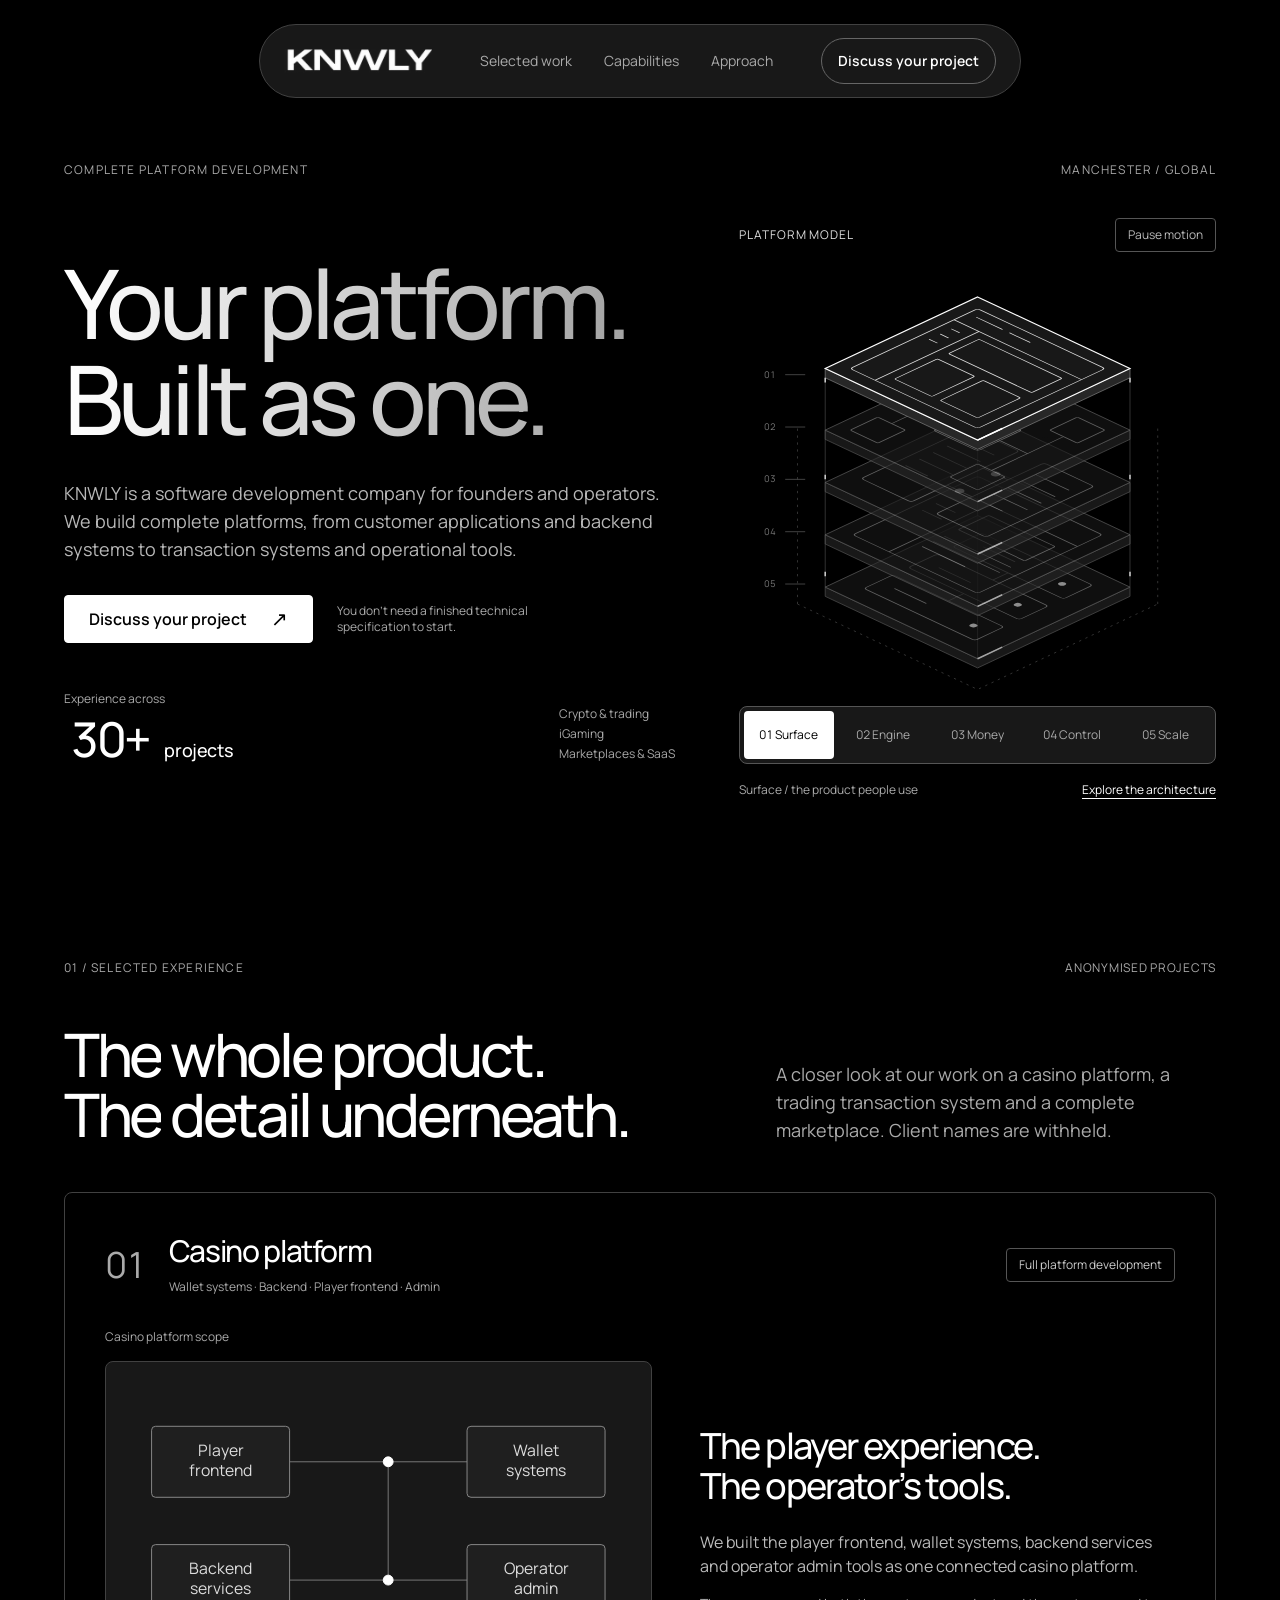
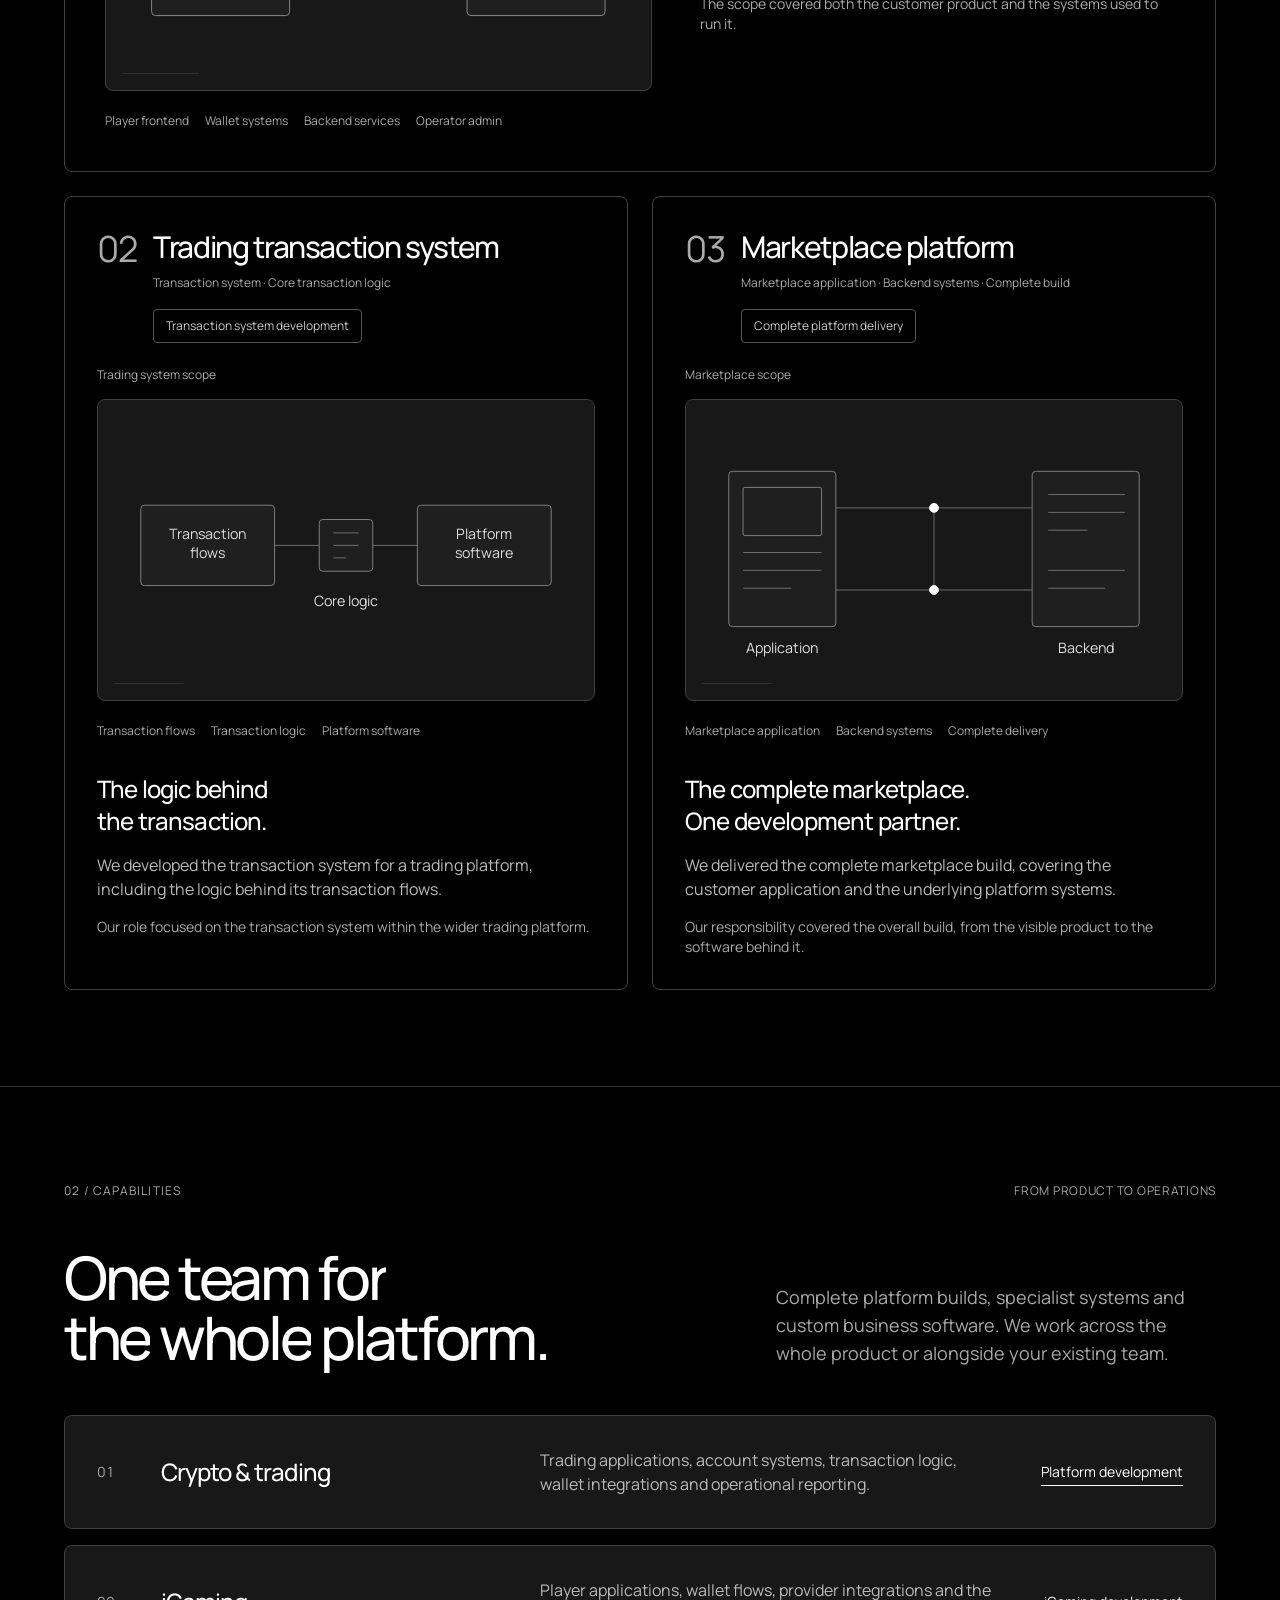
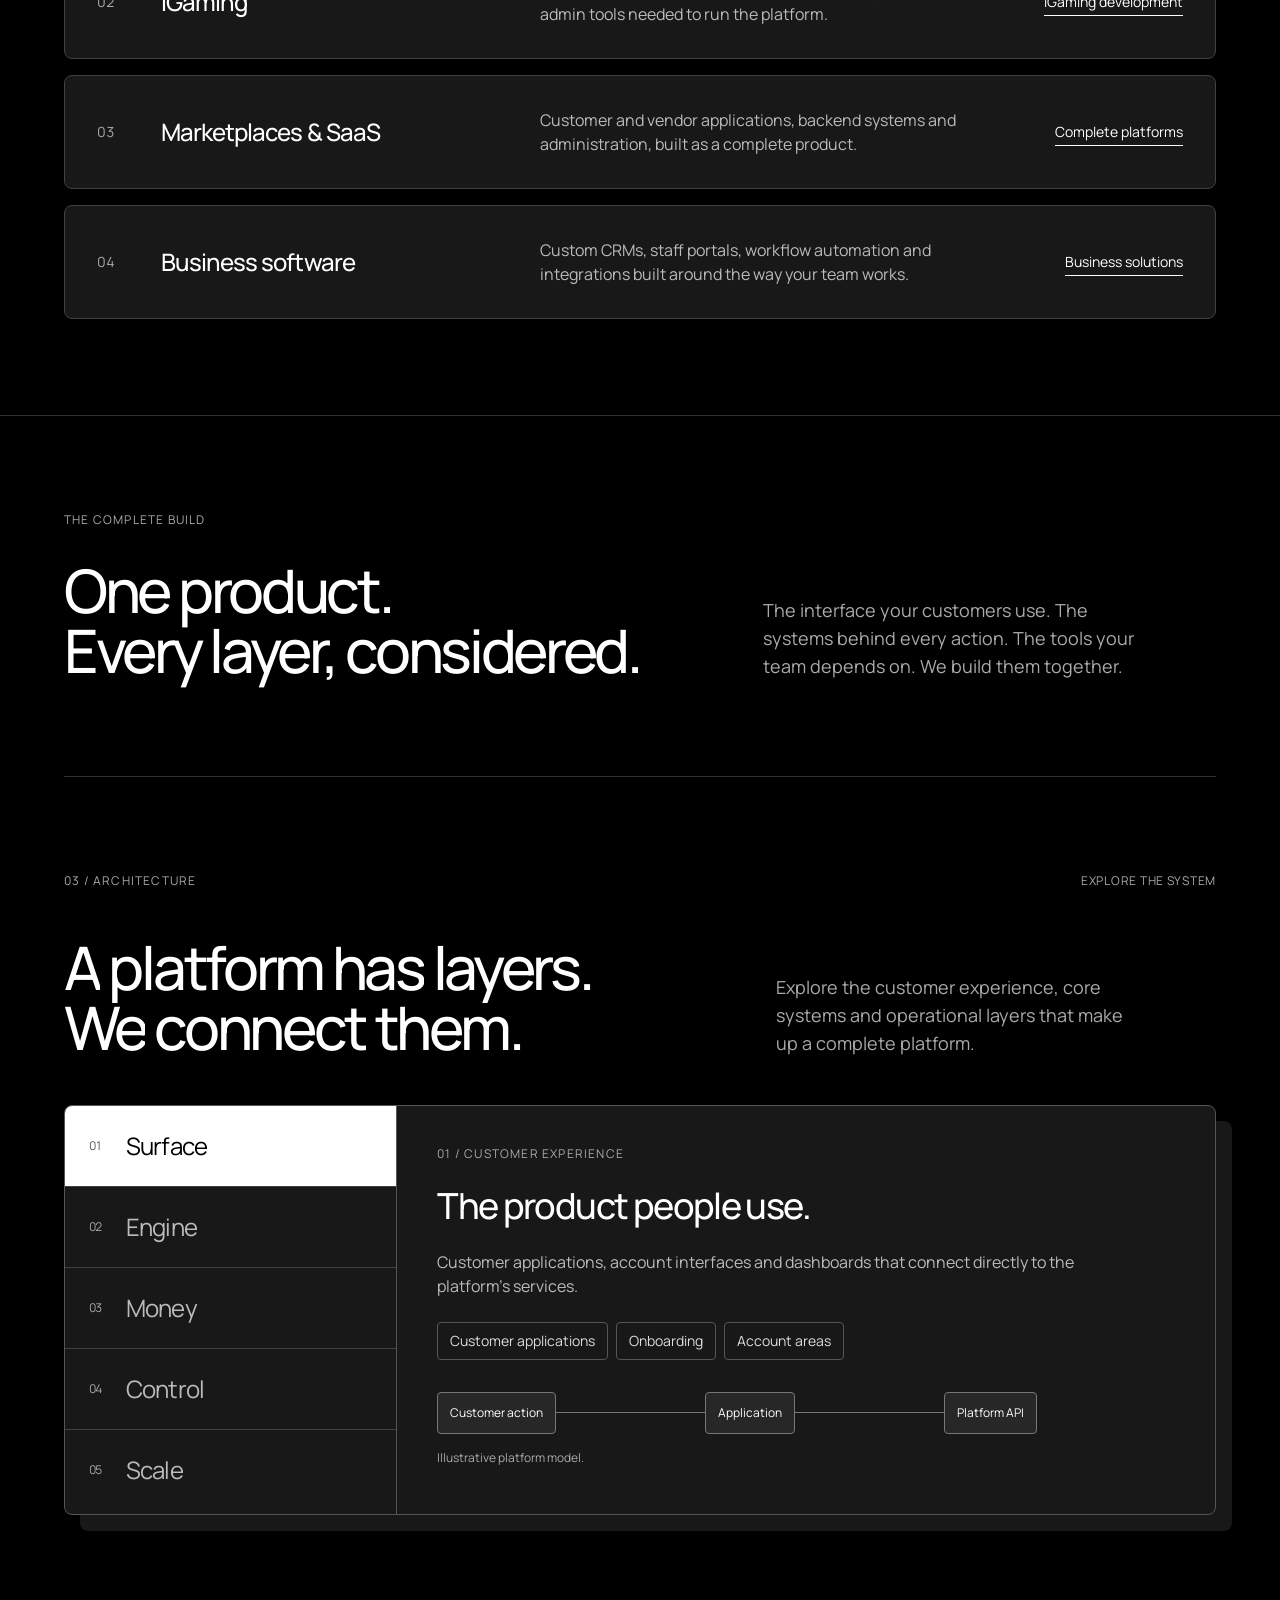
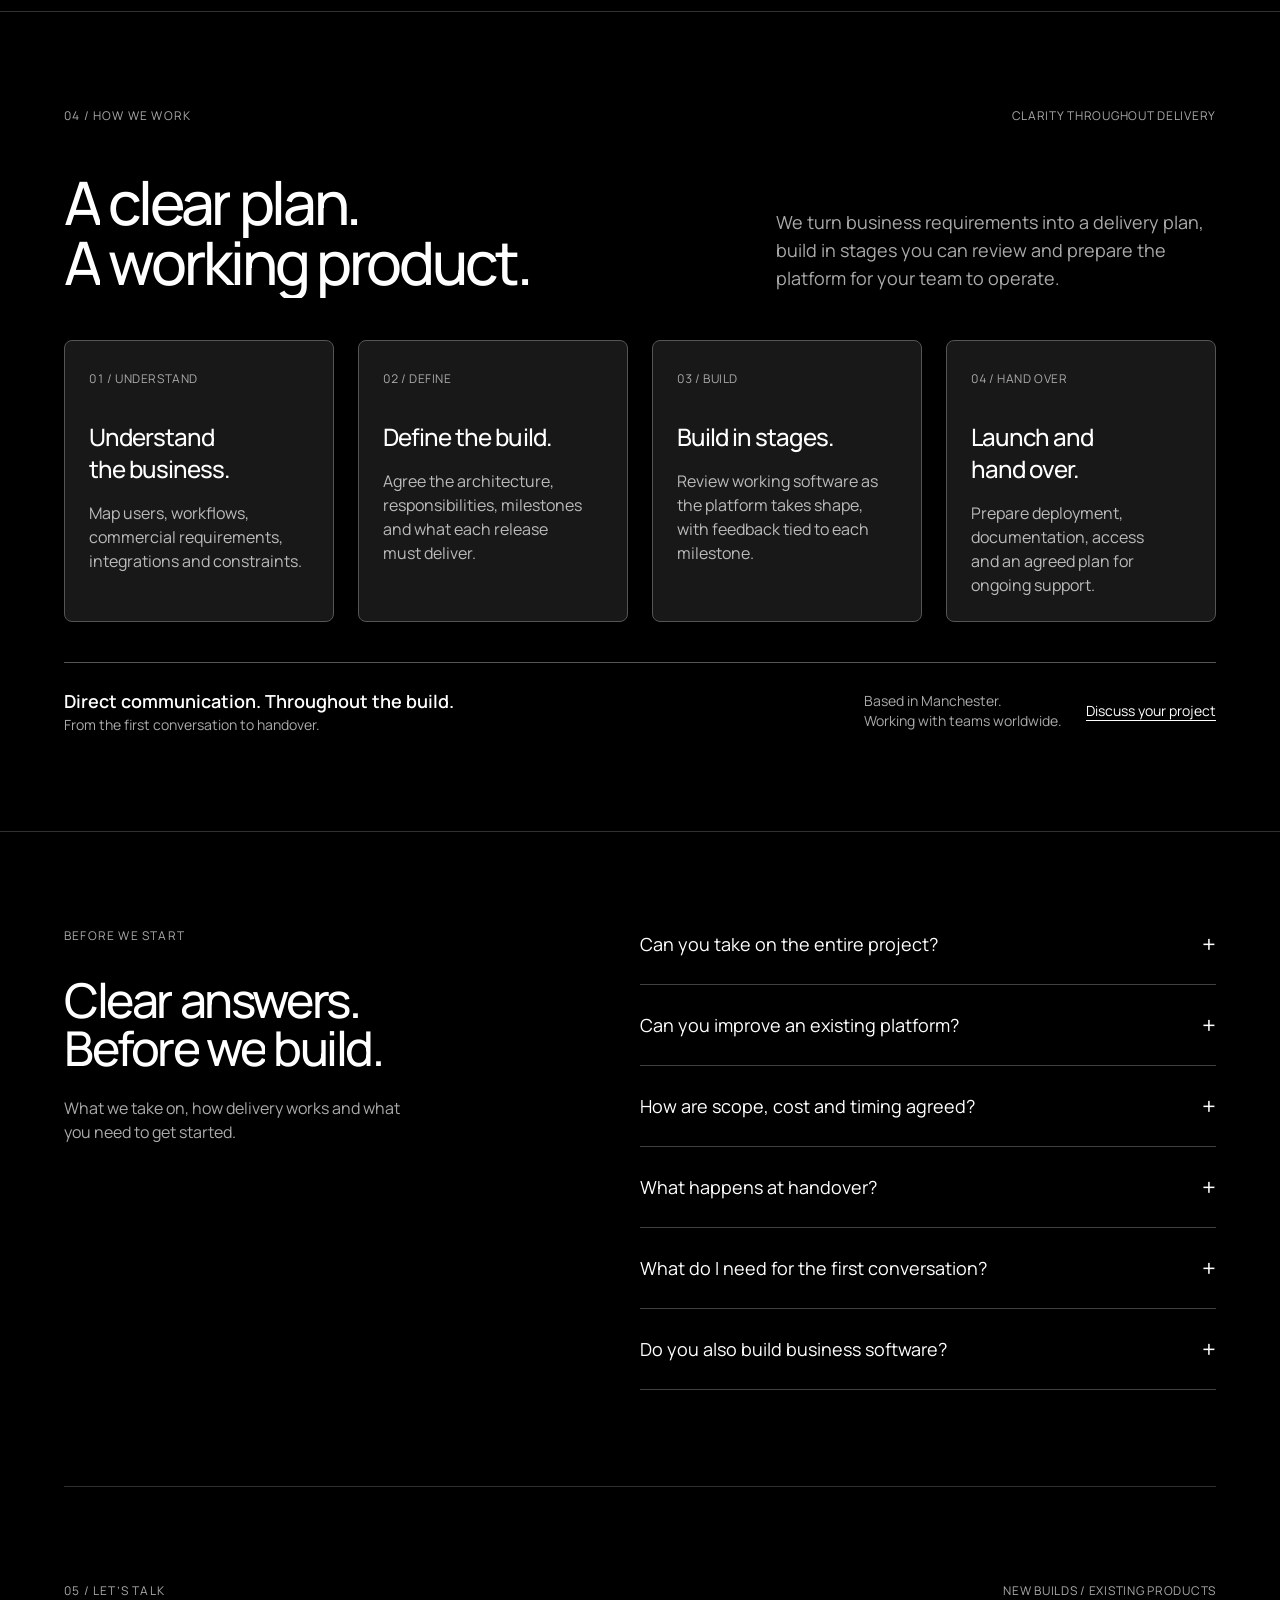
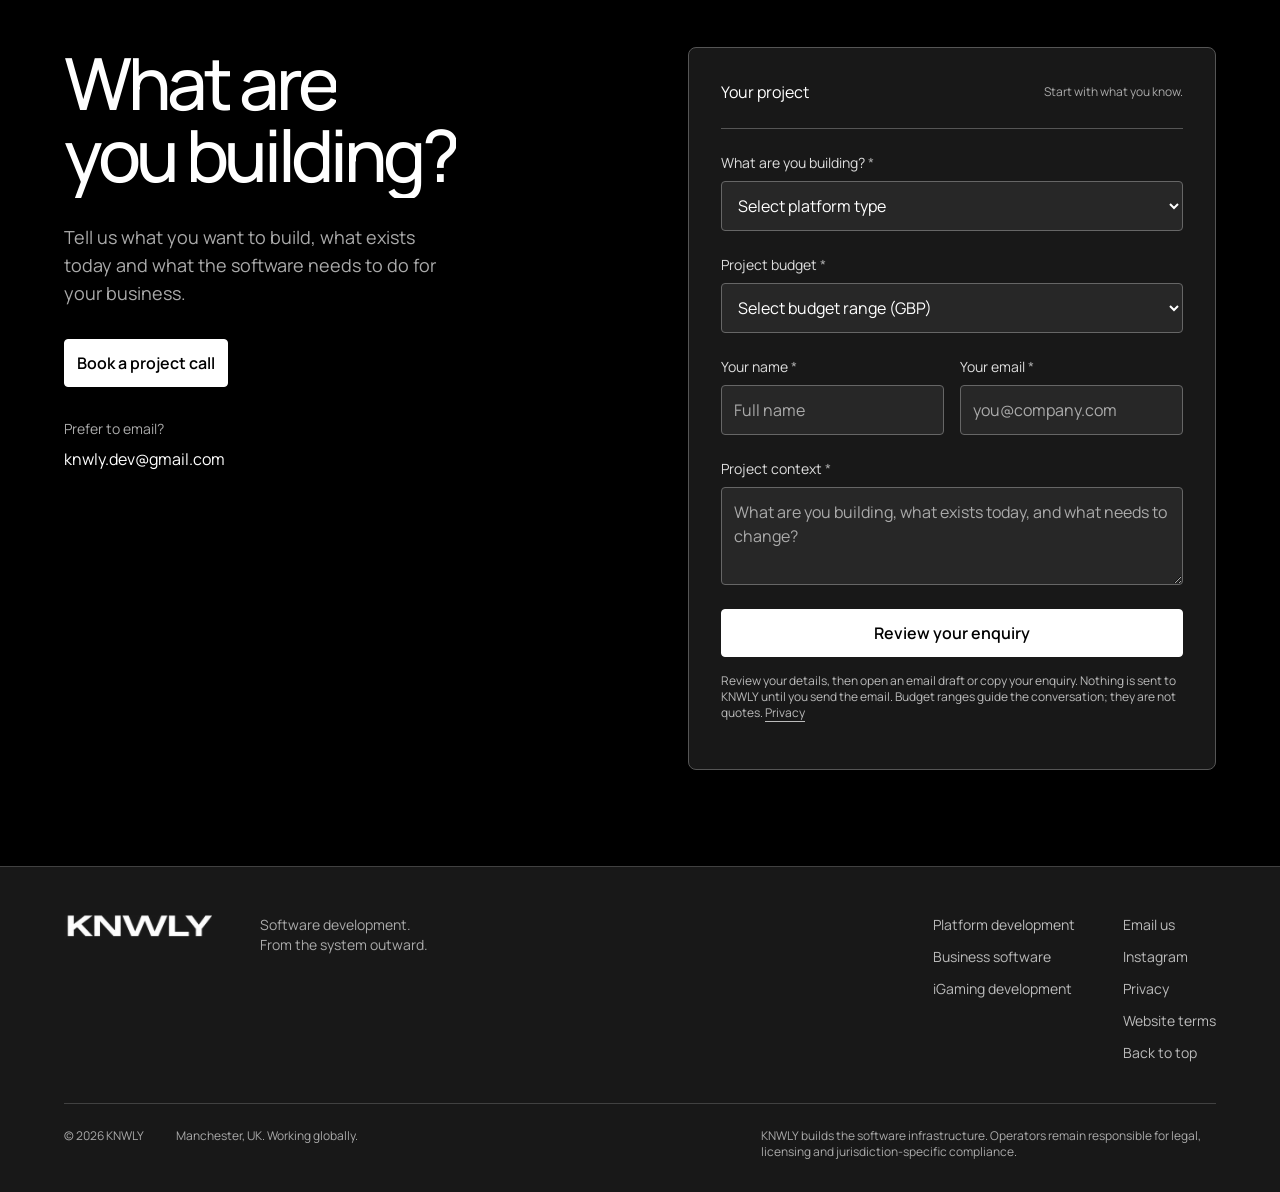
<file: index.html>
<!DOCTYPE html><html lang="en-GB"><head><meta charset="utf-8"><meta name="viewport" content="width=device-width,initial-scale=1"><title>KNWLY | Software Development &amp; Complete Digital Platforms</title><meta name="description" content="KNWLY is a Manchester-based software development company building complete platforms for trading, iGaming, marketplaces and business operations."><meta name="robots" content="index, follow, max-image-preview:large"><meta name="theme-color" content="#000000"><link rel="canonical" href="https://knwly.dev/"><link rel="icon" href="/favicon.ico"><meta property="og:title" content="KNWLY | Software Development &amp; Complete Digital Platforms"><meta property="og:description" content="KNWLY is a Manchester-based software development company building complete platforms for trading, iGaming, marketplaces and business operations."><meta property="og:site_name" content="KNWLY"><meta name="twitter:card" content="summary"><meta name="twitter:title" content="KNWLY | Software Development &amp; Complete Digital Platforms"><meta name="twitter:description" content="KNWLY is a Manchester-based software development company building complete platforms for trading, iGaming, marketplaces and business operations."><meta name="twitter:image" content="https://knwly.dev/knwly-og-icon.png"><meta property="og:type" content="website"><meta property="og:url" content="https://knwly.dev/"><meta property="og:image" content="https://knwly.dev/knwly-og-icon.png"><link rel="stylesheet" href="/styles.css?v=20261007-motion"><script src="/script.js?v=20261007-motion" defer=""></script><script type="application/ld+json">{"@context": "https://schema.org", "@graph": [{"@type": "Organization", "@id": "https://knwly.dev/#organization", "name": "KNWLY", "url": "https://knwly.dev/", "logo": "https://knwly.dev/knwly-og-icon.png", "email": "knwly.dev@gmail.com", "description": "Manchester-based software development company building complete platforms and custom business systems.", "sameAs": ["https://www.instagram.com/knwly.dev/"]}, {"@type": "WebSite", "@id": "https://knwly.dev/#website", "name": "KNWLY", "url": "https://knwly.dev/", "publisher": {"@id": "https://knwly.dev/#organization"}, "inLanguage": "en-GB"}]}</script><link rel="preload" href="/fonts/manrope.woff2" as="font" type="font/woff2" crossorigin=""></head><body><noscript><style>.menu-toggle{display:none!important}</style></noscript><a class="skip" href="#main">Skip to content</a><header class="site-header"><div class="wrap header-inner"><a class="wordmark" href="/" aria-label="KNWLY home"><span class="brand-image"><img src="/brand-banner.webp" alt="" width="800" height="199"></span></a><nav id="navigation" aria-label="Main navigation"><a href="/#experience">Selected work</a><a href="/#capabilities">Capabilities</a><a href="/#approach">Approach</a><a class="mobile-contact" href="/#intake">Discuss your project</a></nav><a class="header-cta" href="/#intake">Discuss your project</a><button class="menu-toggle" aria-controls="navigation" aria-expanded="false" type="button"><span class="menu-label">Menu</span><span class="menu-glyph" aria-hidden="true"><i></i><i></i></span></button></div></header><main id="main">
<section class="hero wrap"><div class="hero-top"><span class="eyebrow">Complete platform development</span><span class="small-location">MANCHESTER / GLOBAL</span></div>
<div class="hero-main"><div class="hero-copy"><h1><span class="hero-line">Your platform.</span><br><span class="hero-line">Built as one.</span></h1><div class="hero-bottom"><p>KNWLY is a software development company for founders and operators. We build complete platforms, from customer applications and backend systems to transaction systems and operational tools.</p><div class="hero-actions"><a class="button white" href="#intake">Discuss your project</a><span class="hero-reassurance">You don’t need a finished technical specification to start.</span></div></div><div class="hero-proof"><div class="experience-stat"><span class="stat-prefix">Experience across</span><strong><span id="project-count">30</span>+ <span class="stat-unit">projects</span></strong></div><p><span>Crypto &amp; trading</span><span>iGaming</span><span>Marketplaces &amp; SaaS</span></p></div></div><div class="system-stage"><div class="system-stage-top"><span>Platform model</span><button class="motion-control" type="button" aria-pressed="false">Pause motion</button></div><div class="system-canvas"><svg class="platform-stack" viewBox="0 0 620 580" fill="none" aria-hidden="true"><g class="stack-guide"><path d="M112 153V425M310 60V332M508 153V425M310 246V518"></path><path d="M76 447L310 558 544 447M76 447V215M544 447V215" stroke-dasharray="3 6"></path></g><g transform="translate(0 272)"><g class="stack-plane" data-stack-layer="scale"><path class="stack-edge" d="M112 153L310 246 508 153V165L310 258 112 165Z"></path><path class="stack-face" d="M310 60L508 153 310 246 112 153Z"></path><g class="stack-detail" transform="matrix(.9 .423 -.9 .423 310 60)"><rect x="30" y="24" width="160" height="42" rx="4"></rect><rect x="30" y="88" width="160" height="42" rx="4"></rect><rect x="30" y="152" width="160" height="42" rx="4"></rect><path d="M52 44H98M52 108H98M52 172H98M110 66V88M110 130V152"></path><circle cx="166" cy="44" r="4"></circle><circle cx="166" cy="108" r="4"></circle><circle cx="166" cy="172" r="4"></circle></g><path class="stack-terminal" d="M310 246L342 231"></path></g></g><g transform="translate(0 204)"><g class="stack-plane" data-stack-layer="control"><path class="stack-edge" d="M112 153L310 246 508 153V165L310 258 112 165Z"></path><path class="stack-face" d="M310 60L508 153 310 246 112 153Z"></path><g class="stack-detail" transform="matrix(.9 .423 -.9 .423 310 60)"><rect x="20" y="20" width="180" height="180" rx="4"></rect><path d="M20 56H200M72 56V200"></path><rect x="88" y="72" width="96" height="44" rx="2"></rect><path d="M88 136H184M88 152H184M88 168H150M32 72H60M32 92H60M32 112H60"></path></g><path class="stack-terminal" d="M310 246L342 231"></path></g></g><g transform="translate(0 136)"><g class="stack-plane" data-stack-layer="money"><path class="stack-edge" d="M112 153L310 246 508 153V165L310 258 112 165Z"></path><path class="stack-face" d="M310 60L508 153 310 246 112 153Z"></path><g class="stack-detail" transform="matrix(.9 .423 -.9 .423 310 60)"><rect x="20" y="32" width="72" height="156" rx="4"></rect><rect x="128" y="32" width="72" height="156" rx="4"></rect><path d="M32 56H80M32 76H80M32 96H80M32 116H80M32 136H64M140 56H188M140 76H188M140 96H188M140 116H188M140 136H172M92 84H128M92 136H128"></path><circle cx="110" cy="84" r="5"></circle><circle cx="110" cy="136" r="5"></circle></g><path class="stack-terminal" d="M310 246L342 231"></path></g></g><g transform="translate(0 68)"><g class="stack-plane" data-stack-layer="engine"><path class="stack-edge" d="M112 153L310 246 508 153V165L310 258 112 165Z"></path><path class="stack-face" d="M310 60L508 153 310 246 112 153Z"></path><g class="stack-detail" transform="matrix(.9 .423 -.9 .423 310 60)"><rect x="78" y="78" width="64" height="64" rx="4"></rect><rect x="18" y="18" width="40" height="40" rx="2"></rect><rect x="162" y="18" width="40" height="40" rx="2"></rect><rect x="18" y="162" width="40" height="40" rx="2"></rect><rect x="162" y="162" width="40" height="40" rx="2"></rect><path d="M38 58V110H78M182 58V110H142M38 162V110M182 162V110"></path><path d="M94 94H126M94 110H126M94 126H110"></path></g><path class="stack-terminal" d="M310 246L342 231"></path></g></g><g transform="translate(0 0)"><g class="stack-plane is-active" data-stack-layer="surface"><path class="stack-edge" d="M112 153L310 246 508 153V165L310 258 112 165Z"></path><path class="stack-face" d="M310 60L508 153 310 246 112 153Z"></path><g class="stack-detail" transform="matrix(.9 .423 -.9 .423 310 60)"><rect x="18" y="18" width="184" height="184" rx="4"></rect><path d="M18 52H202M54 52V202"></path><rect x="66" y="64" width="120" height="44" rx="2"></rect><rect x="66" y="124" width="54" height="62" rx="2"></rect><rect x="132" y="124" width="54" height="62" rx="2"></rect><path d="M30 32H68M78 32H108M30 68H42M30 84H42M30 100H42"></path></g><path class="stack-terminal" d="M310 246L342 231"></path></g></g><path class="stack-signal" d="M112 153V425M508 153V425"></path><g class="stack-reference"><text x="32" y="153">01</text><text x="32" y="221">02</text><text x="32" y="289">03</text><text x="32" y="357">04</text><text x="32" y="425">05</text><path d="M60 149H86M60 217H86M60 285H86M60 353H86M60 421H86"></path></g></svg><div class="system-controls"><button class="system-node node-surface is-active" data-system-layer="surface" aria-pressed="true" aria-label="01 surface — Customer experience"><span class="node-kicker">01 surface</span><strong>Customer experience</strong><span>Applications · Accounts · Journeys</span></button><button class="system-node node-engine" data-system-layer="engine" aria-pressed="false" aria-label="02 engine — Platform core"><span class="node-kicker">02 engine</span><strong>Platform core</strong><span>Services · Rules · Integrations</span></button><button class="system-node node-money" data-system-layer="money" aria-pressed="false" aria-label="03 money — Transaction systems"><span class="node-kicker">03 money</span><strong>Transaction systems</strong><span>Wallets · Payments · Records</span></button><button class="system-node node-control" data-system-layer="control" aria-pressed="false" aria-label="04 control — Operational tools"><span class="node-kicker">04 control</span><strong>Operational tools</strong><span>Admin · Permissions · Reporting</span></button><button class="system-node node-scale" data-system-layer="scale" aria-pressed="false" aria-label="05 scale — Infrastructure"><span class="node-kicker">05 scale</span><strong>Infrastructure</strong><span>Deployment · Monitoring · Recovery</span></button></div></div><div class="system-stage-bottom"><span id="system-selected" aria-live="polite">Surface / the product people use</span><a href="#architecture">Explore the architecture</a></div></div></div></section>
<section id="experience" class="section wrap work-section"><div class="section-label"><span class="eyebrow">01 / SELECTED EXPERIENCE</span><span>ANONYMISED PROJECTS</span></div><div class="section-intro"><h2>The whole product.<br>The detail underneath.</h2><p>A closer look at our work on a casino platform, a trading transaction system and a complete marketplace. Client names are withheld.</p></div>
<div class="work-list editorial-work"><article class="work-item"><div class="work-row"><span class="work-number">01</span><div><h3>Casino platform</h3><p>Wallet systems · Backend · Player frontend · Admin</p></div><span class="work-scope">Full platform development</span></div><figure class="scope-map"><figcaption>Casino platform scope</figcaption><div class="scope-visual" aria-hidden="true"><svg viewBox="0 0 520 300" fill="none"><path d="M170 85H270V205H350M270 85H350M270 205H170"></path><rect x="30" y="49" width="140" height="72" rx="4"></rect><rect x="350" y="49" width="140" height="72" rx="4"></rect><rect x="30" y="169" width="140" height="72" rx="4"></rect><rect x="350" y="169" width="140" height="72" rx="4"></rect><text x="100" y="79">Player</text><text x="100" y="99">frontend</text><text x="420" y="79">Wallet</text><text x="420" y="99">systems</text><text x="100" y="199">Backend</text><text x="100" y="219">services</text><text x="420" y="199">Operator</text><text x="420" y="219">admin</text><circle cx="270" cy="85" r="5"></circle><circle cx="270" cy="205" r="5"></circle></svg></div><ul><li><span aria-hidden="true">01</span><strong>Player frontend</strong></li><li><span aria-hidden="true">02</span><strong>Wallet systems</strong></li><li><span aria-hidden="true">03</span><strong>Backend services</strong></li><li><span aria-hidden="true">04</span><strong>Operator admin</strong></li></ul></figure><div class="work-content"><h4>The player experience.<br>The operator’s tools.</h4><div><p>We built the player frontend, wallet systems, backend services and operator admin tools as one connected casino platform.</p><p class="work-note">The scope covered both the customer product and the systems used to run it.</p></div></div></article>
<article class="work-item"><div class="work-row"><span class="work-number">02</span><div><h3>Trading transaction system</h3><p>Transaction system · Core transaction logic</p></div><span class="work-scope">Transaction system development</span></div><figure class="scope-map"><figcaption>Trading system scope</figcaption><div class="scope-visual" aria-hidden="true"><svg viewBox="0 0 520 300" fill="none"><path d="M180 145H230M290 145H340"></path><rect x="30" y="100" width="150" height="90" rx="4"></rect><rect x="230" y="116" width="60" height="58" rx="4"></rect><rect x="340" y="100" width="150" height="90" rx="4"></rect><text x="105" y="138">Transaction</text><text x="105" y="159">flows</text><text x="415" y="138">Platform</text><text x="415" y="159">software</text><path d="M246 131H274M246 145H274M246 159H260"></path><text x="260" y="213">Core logic</text></svg></div><ul><li><span aria-hidden="true">01</span><strong>Transaction flows</strong></li><li><span aria-hidden="true">02</span><strong>Transaction logic</strong></li><li><span aria-hidden="true">03</span><strong>Platform software</strong></li></ul></figure><div class="work-content"><h4>The logic behind<br>the transaction.</h4><div><p>We developed the transaction system for a trading platform, including the logic behind its transaction flows.</p><p class="work-note">Our role focused on the transaction system within the wider trading platform.</p></div></div></article>
<article class="work-item"><div class="work-row"><span class="work-number">03</span><div><h3>Marketplace platform</h3><p>Marketplace application · Backend systems · Complete build</p></div><span class="work-scope">Complete platform delivery</span></div><figure class="scope-map"><figcaption>Marketplace scope</figcaption><div class="scope-visual" aria-hidden="true"><svg viewBox="0 0 520 300" fill="none"><path d="M150 103H260V195H370M260 103H370M260 195H150"></path><rect x="30" y="62" width="120" height="174" rx="4"></rect><rect x="370" y="62" width="120" height="174" rx="4"></rect><rect x="46" y="80" width="88" height="54" rx="2"></rect><path d="M46 153H134M46 173H134M46 193H100M388 88H474M388 108H474M388 128H432M388 173H474M388 193H452"></path><text x="90" y="266">Application</text><text x="430" y="266">Backend</text><circle cx="260" cy="103" r="5"></circle><circle cx="260" cy="195" r="5"></circle></svg></div><ul><li><span aria-hidden="true">01</span><strong>Marketplace application</strong></li><li><span aria-hidden="true">02</span><strong>Backend systems</strong></li><li><span aria-hidden="true">03</span><strong>Complete delivery</strong></li></ul></figure><div class="work-content"><h4>The complete marketplace.<br>One development partner.</h4><div><p>We delivered the complete marketplace build, covering the customer application and the underlying platform systems.</p><p class="work-note">Our responsibility covered the overall build, from the visible product to the software behind it.</p></div></div></article></div></section>
<section id="capabilities" class="capabilities-section"><div class="wrap section"><div class="section-label"><span class="eyebrow">02 / CAPABILITIES</span><span>FROM PRODUCT TO OPERATIONS</span></div><div class="section-intro"><h2>One team for<br>the whole platform.</h2><p>Complete platform builds, specialist systems and custom business software. We work across the whole product or alongside your existing team.</p></div><div class="capability-list"><article><span>01</span><h3>Crypto &amp; trading</h3><p>Trading applications, account systems, transaction logic, wallet integrations and operational reporting.</p><a href="/platform-development/">Platform development</a></article><article><span>02</span><h3>iGaming</h3><p>Player applications, wallet flows, provider integrations and the admin tools needed to run the platform.</p><a href="/igaming-software-development/">iGaming development</a></article><article><span>03</span><h3>Marketplaces &amp; SaaS</h3><p>Customer and vendor applications, backend systems and administration, built as a complete product.</p><a href="/platform-development/">Complete platforms</a></article><article><span>04</span><h3>Business software</h3><p>Custom CRMs, staff portals, workflow automation and integrations built around the way your team works.</p><a href="/custom-business-software/">Business solutions</a></article></div></div></section><section class="tagline-section section wrap" aria-labelledby="tagline-title"><span class="eyebrow">The complete build</span><h2 id="tagline-title"><span class="tagline-word">One</span> <span class="tagline-word">product.</span><br><span class="tagline-word">Every</span> <span class="tagline-word">layer,</span> <span class="tagline-word">considered.</span></h2><p>The interface your customers use. The systems behind every action. The tools your team depends on. We build them together.</p></section>
<section id="architecture" class="section wrap architecture-section"><div class="section-label"><span class="eyebrow">03 / ARCHITECTURE</span><span>EXPLORE THE SYSTEM</span></div><div class="architecture-heading"><h2>A platform has layers.<br>We connect them.</h2><p>Explore the customer experience, core systems and operational layers that make up a complete platform.</p></div><div class="architecture-board"><div class="layer-nav" role="tablist" aria-label="Platform layers"><button type="button" class="layer-button active" id="tab-surface" role="tab" data-layer="surface" aria-selected="true" aria-controls="panel-surface" tabindex="0"><span>01</span>Surface</button><button type="button" class="layer-button" id="tab-engine" role="tab" data-layer="engine" aria-selected="false" aria-controls="panel-engine" tabindex="-1"><span>02</span>Engine</button><button type="button" class="layer-button" id="tab-money" role="tab" data-layer="money" aria-selected="false" aria-controls="panel-money" tabindex="-1"><span>03</span>Money</button><button type="button" class="layer-button" id="tab-control" role="tab" data-layer="control" aria-selected="false" aria-controls="panel-control" tabindex="-1"><span>04</span>Control</button><button type="button" class="layer-button" id="tab-scale" role="tab" data-layer="scale" aria-selected="false" aria-controls="panel-scale" tabindex="-1"><span>05</span>Scale</button></div><div class="layer-panels"><div class="layer-panel" id="panel-surface" role="tabpanel" aria-labelledby="tab-surface" tabindex="0"><span class="eyebrow">01 / CUSTOMER EXPERIENCE</span><h3>The product people use.</h3><p>Customer applications, account interfaces and dashboards that connect directly to the platform’s services.</p><div class="layer-components"><span>Customer applications</span><span>Onboarding</span><span>Account areas</span></div><div class="layer-path" aria-label="Illustrative responsibility flow"><span>Customer action</span><i aria-hidden="true"></i><span>Application</span><i aria-hidden="true"></i><span>Platform API</span></div><p class="model-note">Illustrative platform model.</p></div><div class="layer-panel" id="panel-engine" role="tabpanel" aria-labelledby="tab-engine" tabindex="0" hidden=""><span class="eyebrow">02 / BACKEND SYSTEMS</span><h3>The rules behind the product.</h3><p>APIs, business rules and state transitions built around your commercial model and the way the product works.</p><div class="layer-components"><span>Backend services</span><span>Business rules</span><span>Integrations</span></div><div class="layer-path" aria-label="Illustrative responsibility flow"><span>Request</span><i aria-hidden="true"></i><span>Rules &amp; validation</span><i aria-hidden="true"></i><span>State change</span></div><p class="model-note">Illustrative platform model.</p></div><div class="layer-panel" id="panel-money" role="tabpanel" aria-labelledby="tab-money" tabindex="0" hidden=""><span class="eyebrow">03 / FINANCIAL WORKFLOWS</span><h3>Every transaction has a state.</h3><p>Wallet logic, payment integrations and transaction records that help your team track and reconcile the movement of funds.</p><div class="layer-components"><span>Wallet logic</span><span>Payment rails</span><span>Transaction records</span></div><div class="layer-path" aria-label="Illustrative responsibility flow"><span>Transaction</span><i aria-hidden="true"></i><span>Ledger &amp; accounts</span><i aria-hidden="true"></i><span>Reconciliation</span></div><p class="model-note">Illustrative platform model.</p></div><div class="layer-panel" id="panel-control" role="tabpanel" aria-labelledby="tab-control" tabindex="0" hidden=""><span class="eyebrow">04 / OPERATIONAL TOOLS</span><h3>The tools to run the business.</h3><p>Admin tools, reporting and permissions that give your team a clear view of platform activity and the controls to manage it.</p><div class="layer-components"><span>Admin panels</span><span>Review workflows</span><span>Reporting</span></div><div class="layer-path" aria-label="Illustrative responsibility flow"><span>Platform activity</span><i aria-hidden="true"></i><span>Operator tools</span><i aria-hidden="true"></i><span>Recorded action</span></div><p class="model-note">Illustrative platform model.</p></div><div class="layer-panel" id="panel-scale" role="tabpanel" aria-labelledby="tab-scale" tabindex="0" hidden=""><span class="eyebrow">05 / INFRASTRUCTURE</span><h3>Ready for daily operation.</h3><p>Deployment pipelines, monitoring, security hardening and recovery planning designed into the build.</p><div class="layer-components"><span>Deployment</span><span>Monitoring</span><span>Recovery planning</span></div><div class="layer-path" aria-label="Illustrative responsibility flow"><span>Release</span><i aria-hidden="true"></i><span>Infrastructure</span><i aria-hidden="true"></i><span>Observe &amp; respond</span></div><p class="model-note">Illustrative platform model.</p></div></div></div><noscript><style>.layer-panel[hidden]{display:block!important}.layer-nav{display:none}.layer-panel{border-bottom:1px solid #444}</style></noscript></section>
<section id="approach" class="approach-section"><div class="wrap section"><div class="section-label"><span class="eyebrow">04 / HOW WE WORK</span><span>CLARITY THROUGHOUT DELIVERY</span></div><div class="section-intro"><h2>A clear plan.<br>A working product.</h2><p>We turn business requirements into a delivery plan, build in stages you can review and prepare the platform for your team to operate.</p></div><div class="process-grid"><article><span>01 / UNDERSTAND</span><h3>Understand the business.</h3><p>Map users, workflows, commercial requirements, integrations and constraints.</p></article><article><span>02 / DEFINE</span><h3>Define the build.</h3><p>Agree the architecture, responsibilities, milestones and what each release must deliver.</p></article><article><span>03 / BUILD</span><h3>Build in stages.</h3><p>Review working software as the platform takes shape, with feedback tied to each milestone.</p></article><article><span>04 / HAND OVER</span><h3>Launch and hand over.</h3><p>Prepare deployment, documentation, access and an agreed plan for ongoing support.</p></article></div><div class="delivery-contact"><div><h3>Direct communication. Throughout the build.</h3><p>From the first conversation to handover.</p></div><p class="delivery-location">Based in Manchester.<br>Working with teams worldwide.</p><a href="#intake">Discuss your project</a></div></div></section>
<section class="faq-section section wrap" id="questions"><div class="faq-heading"><span class="eyebrow">BEFORE WE START</span><h2>Clear answers.<br>Before we build.</h2><p>What we take on, how delivery works and what you need to get started.</p></div><div class="faq-list"><details><summary>Can you take on the entire project?<span aria-hidden="true">+</span></summary><p>Yes. Complete platform development is our core offering: customer applications, backend services, integrations, admin tools and deployment. We can also develop a specific system or work alongside your existing team.</p></details><details><summary>Can you improve an existing platform?<span aria-hidden="true">+</span></summary><p>Yes. We review the product, its architecture and the constraints around it before recommending the work. The scope might be an integration, an operational tool, a product extension or a wider rebuild.</p></details><details><summary>How are scope, cost and timing agreed?<span aria-hidden="true">+</span></summary><p>We review requirements, existing systems and dependencies before agreeing a delivery plan. We define milestones, review points and acceptance criteria together, and identify anything that needs investigation before committing to an estimate.</p></details><details><summary>What happens at handover?<span aria-hidden="true">+</span></summary><p>We agree documentation, access, deployment responsibilities and ongoing support as part of the engagement. The plan sets out what your team will take over and which responsibilities remain with KNWLY.</p></details><details><summary>What do I need for the first conversation?<span aria-hidden="true">+</span></summary><p>An explanation of your business, what you want to build or improve, and any existing product or documentation. A rough timeline and budget help, but you do not need a finished technical specification.</p></details><details><summary>Do you also build business software?<span aria-hidden="true">+</span></summary><p>Yes. Alongside complete platforms, we build custom CRMs, internal portals, workflow automation and integrations around the way a business operates.</p></details></div></section><section id="intake" class="section wrap intake-section"><div class="section-label"><span class="eyebrow">05 / LET’S TALK</span><span>NEW BUILDS / EXISTING PRODUCTS</span></div><div class="intake-grid"><div class="intake-copy"><h2>What are<br>you building?</h2><p>Tell us what you want to build, what exists today and what the software needs to do for your business.</p><a class="button white" href="https://calendly.com/knwly/platform-readiness-call" target="_blank" rel="noopener noreferrer">Book a project call</a><div class="direct-email"><span>Prefer to email?</span><a href="mailto:knwly.dev@gmail.com">knwly.dev@gmail.com</a></div></div><form id="intake-form" aria-describedby="form-note"><div class="form-top"><span>Your project</span><span>Start with what you know.</span></div><label for="platform">What are you building? <span aria-hidden="true">*</span></label><select id="platform" name="platform" required=""><option value="">Select platform type</option><option>Crypto exchange</option><option>Prop trading platform</option><option>Casino / iGaming platform</option><option>Fintech infrastructure</option><option>Marketplace / SaaS platform</option><option>Business software / internal tools</option><option>Other</option></select><label for="budget">Project budget <span aria-hidden="true">*</span></label><select id="budget" name="budget" required=""><option value="">Select budget range (GBP)</option><option>Under £25,000</option><option>£25,000–£75,000</option><option>£75,000–£150,000</option><option>£150,000–£300,000</option><option>£300,000+</option><option>Scoping / budget to be defined</option></select><div class="form-row"><div><label for="name">Your name <span aria-hidden="true">*</span></label><input id="name" name="name" autocomplete="name" placeholder="Full name" required="" maxlength="120"></div><div><label for="email">Your email <span aria-hidden="true">*</span></label><input id="email" name="email" type="email" autocapitalize="none" spellcheck="false" autocomplete="email" placeholder="you@company.com" required="" maxlength="200"></div></div><label for="brief">Project context <span aria-hidden="true">*</span></label><textarea id="brief" name="brief" rows="3" placeholder="What are you building, what exists today, and what needs to change?" required="" maxlength="1500"></textarea><button class="button form-submit" type="submit">Review your enquiry</button><p class="form-note" id="form-note">Review your details, then open an email draft or copy your enquiry. Nothing is sent to KNWLY until you send the email. Budget ranges guide the conversation; they are not quotes. <a href="/privacy/">Privacy</a></p><section id="enquiry-review" class="enquiry-review" aria-labelledby="review-title" hidden=""><h3 id="review-title" tabindex="-1">Your enquiry is ready to review.</h3><dl id="review-details"></dl><div class="review-actions"><a class="button white" id="open-email" href="mailto:knwly.dev@gmail.com">Open email draft</a><button class="button" type="button" id="copy-brief">Copy enquiry</button></div><p class="review-help">Send the draft from your email app. If the draft does not open, copy your enquiry and email it to knwly.dev@gmail.com.</p></section><p id="form-status" role="status" aria-live="polite"></p></form><noscript><p>Use <a href="mailto:knwly.dev@gmail.com">email</a> or <a href="https://calendly.com/knwly/platform-readiness-call">choose a call time</a> to enquire. The interactive enquiry builder requires JavaScript.</p><style>#intake-form{display:none}</style></noscript></div></section></main><footer class="site-footer"><div class="wrap"><div class="footer-top"><a class="wordmark" href="/" aria-label="KNWLY home"><span class="brand-image"><img src="/brand-banner.webp" alt="" width="800" height="199"></span></a><p>Software development.<br>From the system outward.</p><div><a href="/platform-development/">Platform development</a><a href="/custom-business-software/">Business software</a><a href="/igaming-software-development/">iGaming development</a></div><div><a href="mailto:knwly.dev@gmail.com">Email us</a><a href="https://www.instagram.com/knwly.dev/" target="_blank" rel="noopener noreferrer">Instagram</a><a href="/privacy/">Privacy</a><a href="/terms/">Website terms</a><a href="/#main">Back to top</a></div></div><div class="footer-bottom"><span>© <span id="year">2026</span> KNWLY</span><span>Manchester, UK. Working globally.</span><p>KNWLY builds the software infrastructure. Operators remain responsible for legal, licensing and jurisdiction-specific compliance.</p></div></div></footer></body></html>
</file>
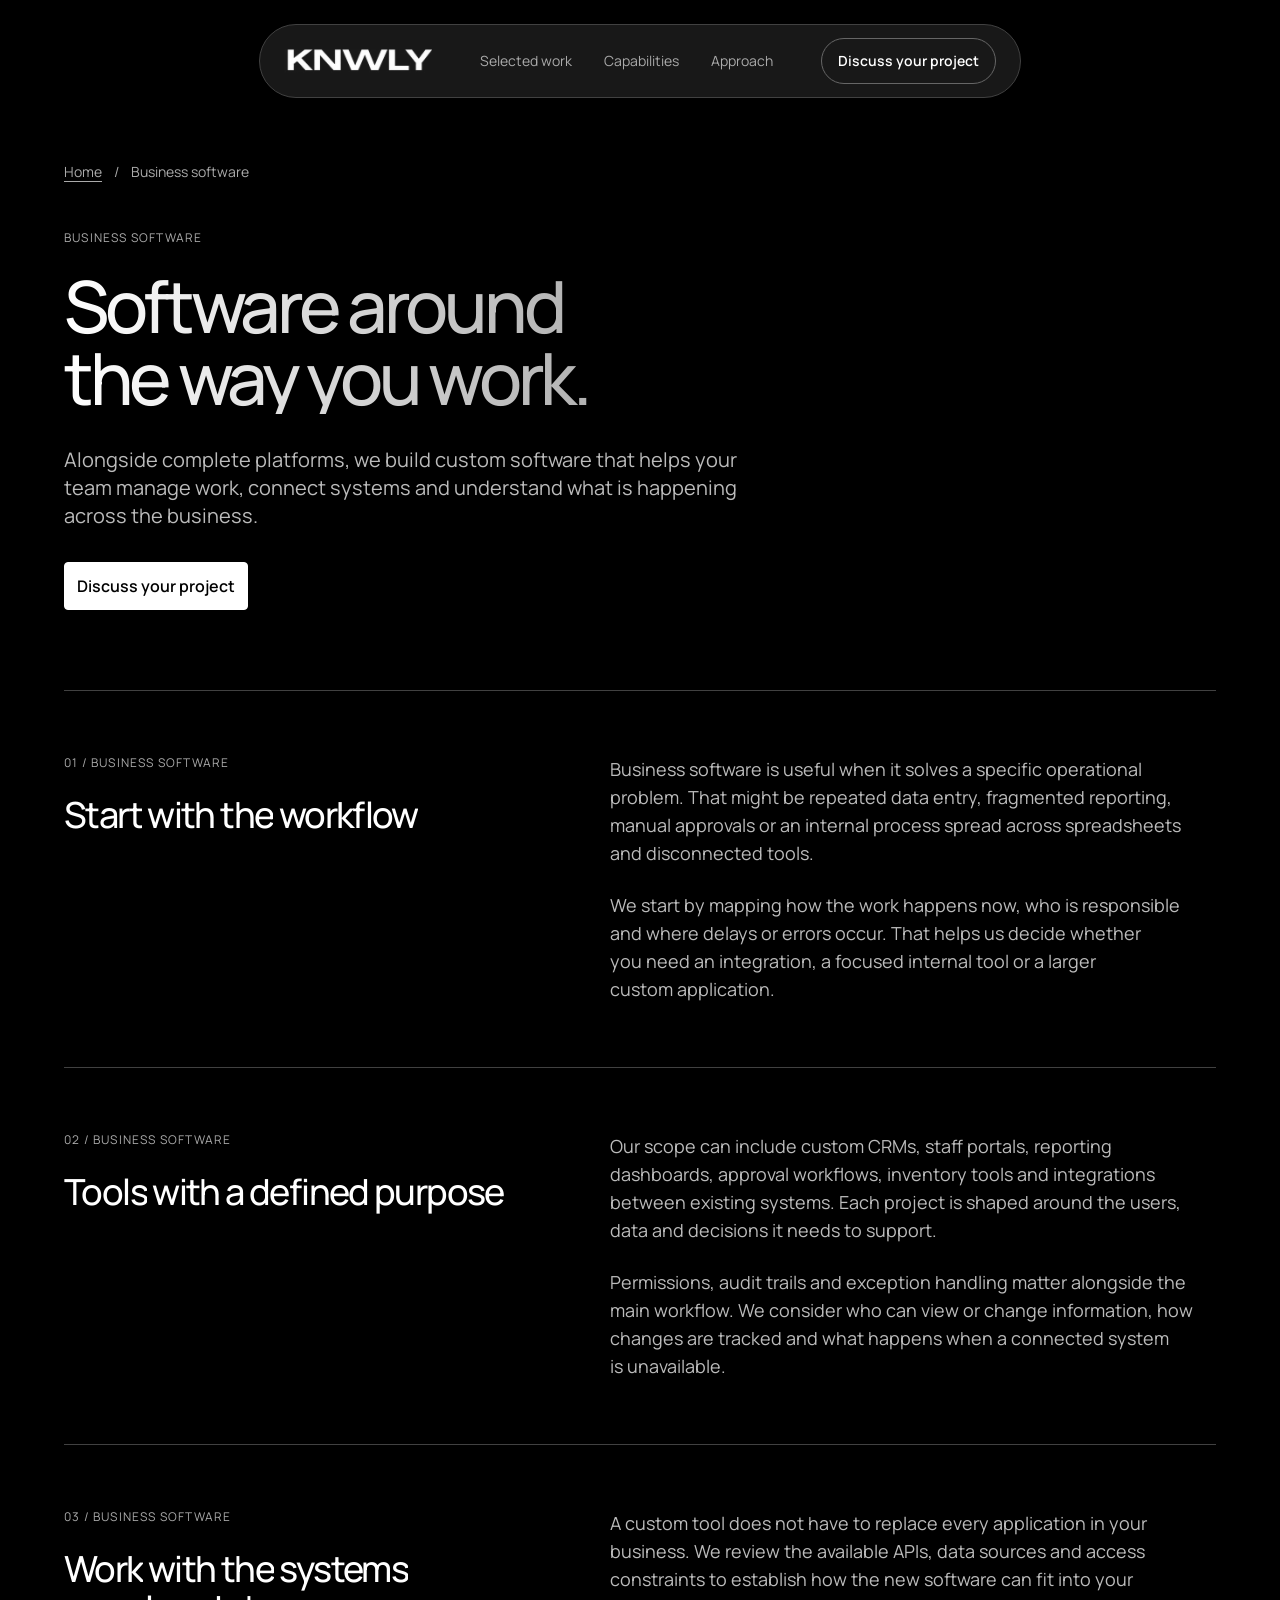
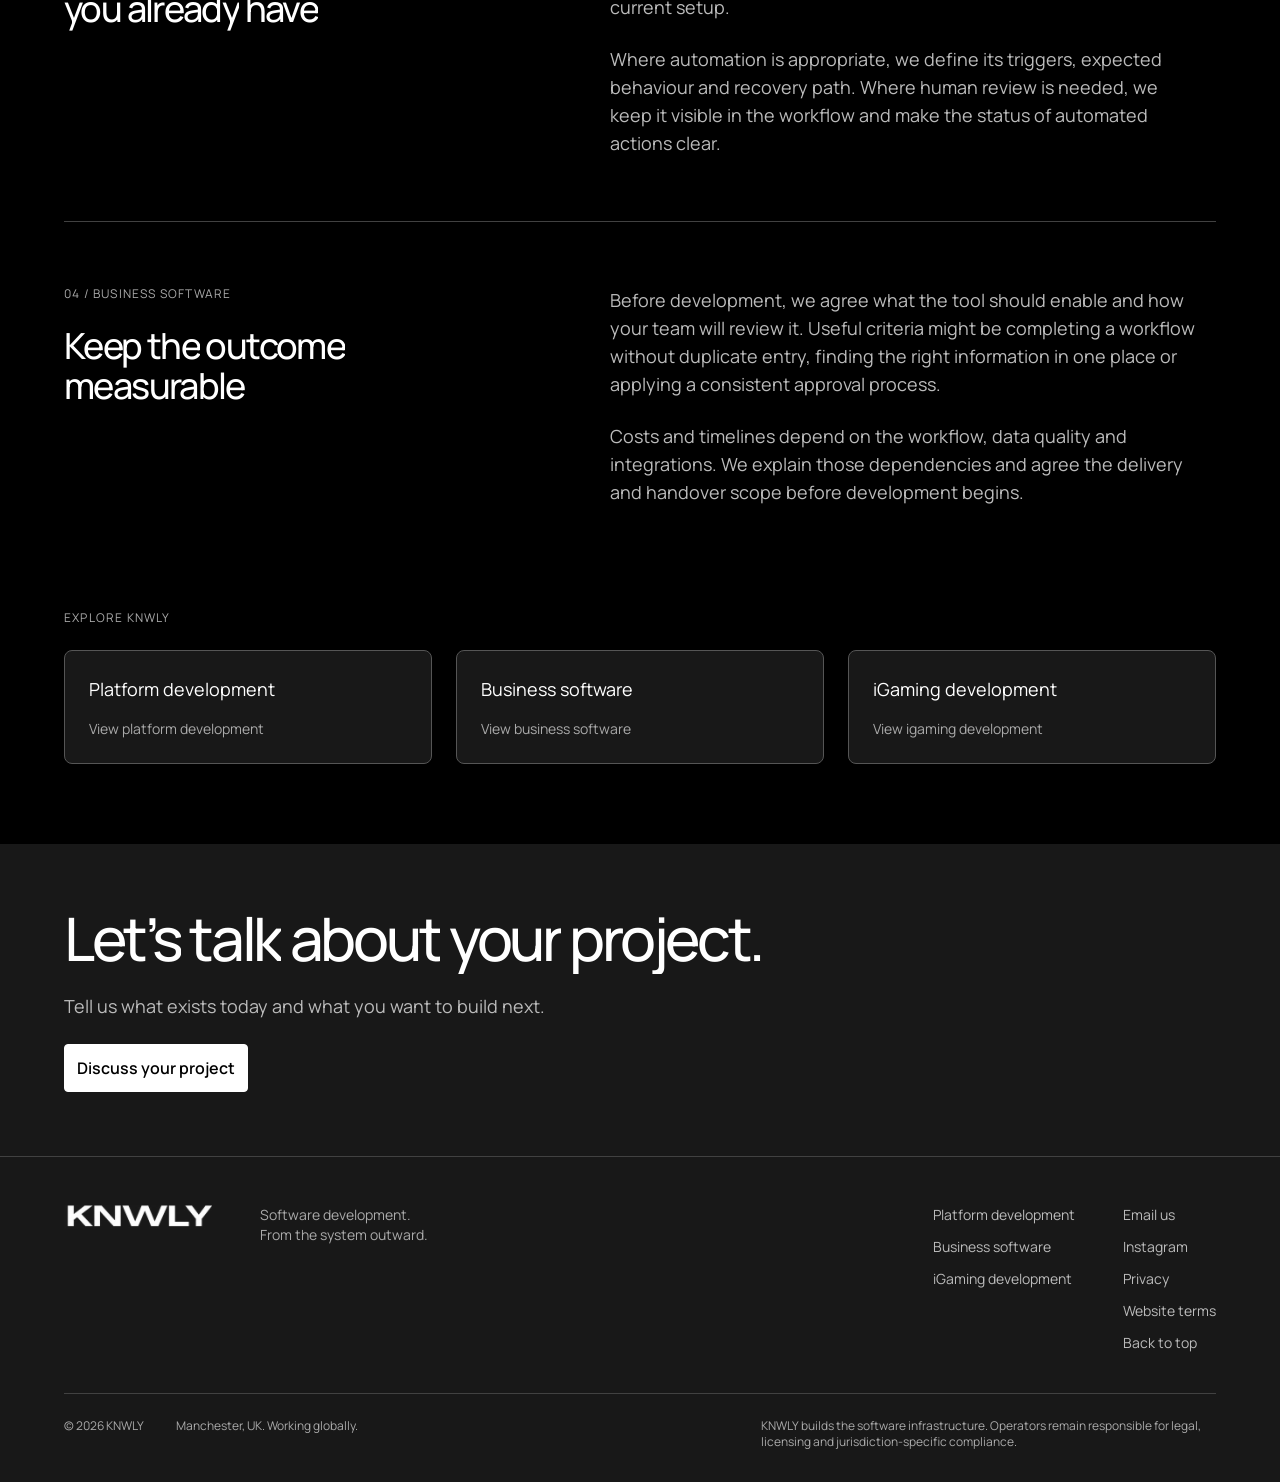
<file: custom-business-software/index.html>
<!DOCTYPE html><html lang="en-GB"><head>
<meta charset="utf-8">
<meta name="viewport" content="width=device-width, initial-scale=1">
<title>Custom Business Software Development | KNWLY</title>
<meta name="description" content="Custom business software, CRMs, workflow automation, dashboards and internal tools. KNWLY develops software around how your business works.">
<meta name="theme-color" content="#000000">
<meta name="robots" content="index, follow, max-image-preview:large">
<link rel="canonical" href="https://knwly.dev/custom-business-software/">
<link rel="icon" href="/favicon.ico" sizes="any">
<link rel="icon" type="image/png" sizes="32x32" href="/favicon-32x32.png">
<link rel="apple-touch-icon" href="/apple-touch-icon.png">
<link rel="manifest" href="/site.webmanifest">
<meta property="og:type" content="website">
<meta property="og:site_name" content="KNWLY">
<meta property="og:title" content="Custom Business Software Development | KNWLY">
<meta property="og:description" content="Custom business software, CRMs, workflow automation, dashboards and internal tools. KNWLY develops software around how your business works.">
<meta property="og:url" content="https://knwly.dev/custom-business-software/">
<meta property="og:image" content="https://knwly.dev/knwly-og-icon.png">
<meta property="og:image:alt" content="KNWLY">
<meta name="twitter:card" content="summary">
<meta name="twitter:title" content="Custom Business Software Development | KNWLY">
<meta name="twitter:description" content="Custom business software, CRMs, workflow automation, dashboards and internal tools. KNWLY develops software around how your business works.">
<meta name="twitter:image" content="https://knwly.dev/knwly-og-icon.png">



<link rel="stylesheet" href="/styles.css?v=20261007-motion">
<script type="application/ld+json">{"@context": "https://schema.org", "@graph": [{"@type": "Organization", "@id": "https://knwly.dev/#organization", "name": "KNWLY", "url": "https://knwly.dev/", "logo": "https://knwly.dev/knwly-og-icon.png", "email": "knwly.dev@gmail.com", "sameAs": ["https://www.instagram.com/knwly.dev/"], "description": "Software development company based in Manchester, building complete platforms, custom business software and internal tools."}, {"@type": "Service", "@id": "https://knwly.dev/custom-business-software/#service", "name": "Business software", "url": "https://knwly.dev/custom-business-software/", "description": "Custom business software, CRMs, workflow automation, dashboards and internal tools. KNWLY develops software around how your business works.", "provider": {"@id": "https://knwly.dev/#organization"}}, {"@type": "BreadcrumbList", "itemListElement": [{"@type": "ListItem", "position": 1, "name": "Home", "item": "https://knwly.dev/"}, {"@type": "ListItem", "position": 2, "name": "Business software", "item": "https://knwly.dev/custom-business-software/"}]}]}</script>
<script src="/script.js?v=20261007-motion" defer=""></script>
<link rel="preload" href="/fonts/manrope.woff2" as="font" type="font/woff2" crossorigin=""></head>
<body><noscript><style>.menu-toggle{display:none!important}</style></noscript><a class="skip" href="#main">Skip to content</a><header class="site-header"><div class="wrap header-inner"><a class="wordmark" href="/" aria-label="KNWLY home"><span class="brand-image"><img src="/brand-banner.webp" alt="" width="800" height="199"></span></a><nav id="navigation" aria-label="Main navigation"><a href="/#experience">Selected work</a><a href="/#capabilities">Capabilities</a><a href="/#approach">Approach</a><a class="mobile-contact" href="/#intake">Discuss your project</a></nav><a class="header-cta" href="/#intake">Discuss your project</a><button class="menu-toggle" aria-controls="navigation" aria-expanded="false" type="button"><span class="menu-label">Menu</span><span class="menu-glyph" aria-hidden="true"><i></i><i></i></span></button></div></header><main id="main" class="service-page"><section class="wrap service-hero"><nav class="breadcrumbs" aria-label="Breadcrumb"><a href="/">Home</a><span>/</span><span>Business software</span></nav><p class="eyebrow">Business software</p><h1>Software around the way you work.</h1><p class="hero-intro">Alongside complete platforms, we build custom software that helps your team manage work, connect systems and understand what is happening across the business.</p><a class="button white" href="/#intake">Discuss your project</a></section><div class="wrap service-content"><section><div><p class="eyebrow">01 / Business software</p><h2>Start with the workflow</h2></div><div><p>Business software is useful when it solves a specific operational problem. That might be repeated data entry, fragmented reporting, manual approvals or an internal process spread across spreadsheets and disconnected tools.</p><p>We start by mapping how the work happens now, who is responsible and where delays or errors occur. That helps us decide whether you need an integration, a focused internal tool or a larger custom application.</p></div></section><section><div><p class="eyebrow">02 / Business software</p><h2>Tools with a defined purpose</h2></div><div><p>Our scope can include custom CRMs, staff portals, reporting dashboards, approval workflows, inventory tools and integrations between existing systems. Each project is shaped around the users, data and decisions it needs to support.</p><p>Permissions, audit trails and exception handling matter alongside the main workflow. We consider who can view or change information, how changes are tracked and what happens when a connected system is unavailable.</p></div></section><section><div><p class="eyebrow">03 / Business software</p><h2>Work with the systems you already have</h2></div><div><p>A custom tool does not have to replace every application in your business. We review the available APIs, data sources and access constraints to establish how the new software can fit into your current setup.</p><p>Where automation is appropriate, we define its triggers, expected behaviour and recovery path. Where human review is needed, we keep it visible in the workflow and make the status of automated actions clear.</p></div></section><section><div><p class="eyebrow">04 / Business software</p><h2>Keep the outcome measurable</h2></div><div><p>Before development, we agree what the tool should enable and how your team will review it. Useful criteria might be completing a workflow without duplicate entry, finding the right information in one place or applying a consistent approval process.</p><p>Costs and timelines depend on the workflow, data quality and integrations. We explain those dependencies and agree the delivery and handover scope before development begins.</p></div></section></div><section class="wrap related-services"><p class="eyebrow">Explore KNWLY</p><div class="service-links" aria-label="Explore our services"><a href="/platform-development/"><span>Platform development</span><small>View platform development</small></a><a href="/custom-business-software/"><span>Business software</span><small>View business software</small></a><a href="/igaming-software-development/"><span>iGaming development</span><small>View igaming development</small></a></div></section><section class="contact-section"><div class="wrap"><h2>Let’s talk about your project.</h2><p class="service-contact-copy">Tell us what exists today and what you want to build next.</p><a class="button white" href="/#intake">Discuss your project</a></div></section></main><footer class="site-footer"><div class="wrap"><div class="footer-top"><a class="wordmark" href="/" aria-label="KNWLY home"><span class="brand-image"><img src="/brand-banner.webp" alt="" width="800" height="199"></span></a><p>Software development.<br>From the system outward.</p><div><a href="/platform-development/">Platform development</a><a href="/custom-business-software/">Business software</a><a href="/igaming-software-development/">iGaming development</a></div><div><a href="mailto:knwly.dev@gmail.com">Email us</a><a href="https://www.instagram.com/knwly.dev/" target="_blank" rel="noopener noreferrer">Instagram</a><a href="/privacy/">Privacy</a><a href="/terms/">Website terms</a><a href="/#main">Back to top</a></div></div><div class="footer-bottom"><span>© <span id="year">2026</span> KNWLY</span><span>Manchester, UK. Working globally.</span><p>KNWLY builds the software infrastructure. Operators remain responsible for legal, licensing and jurisdiction-specific compliance.</p></div></div></footer></body></html>
</file>
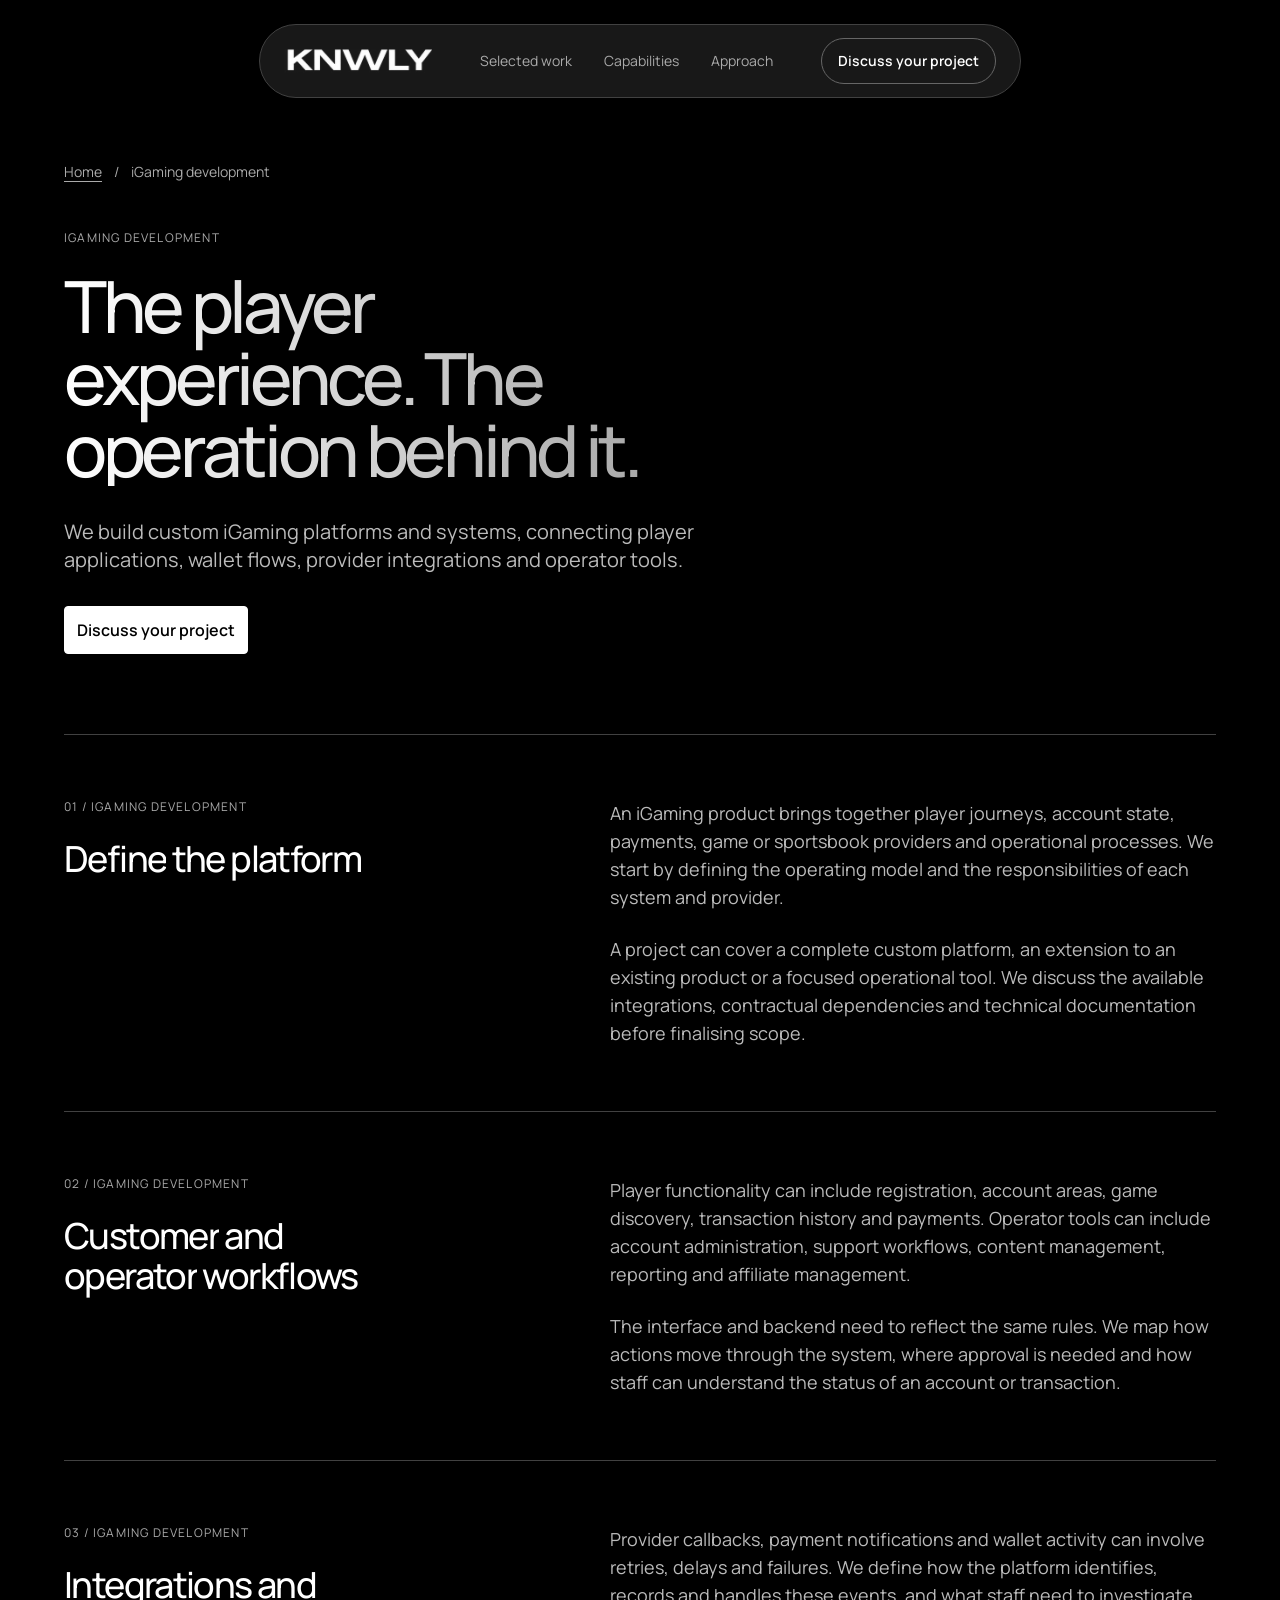
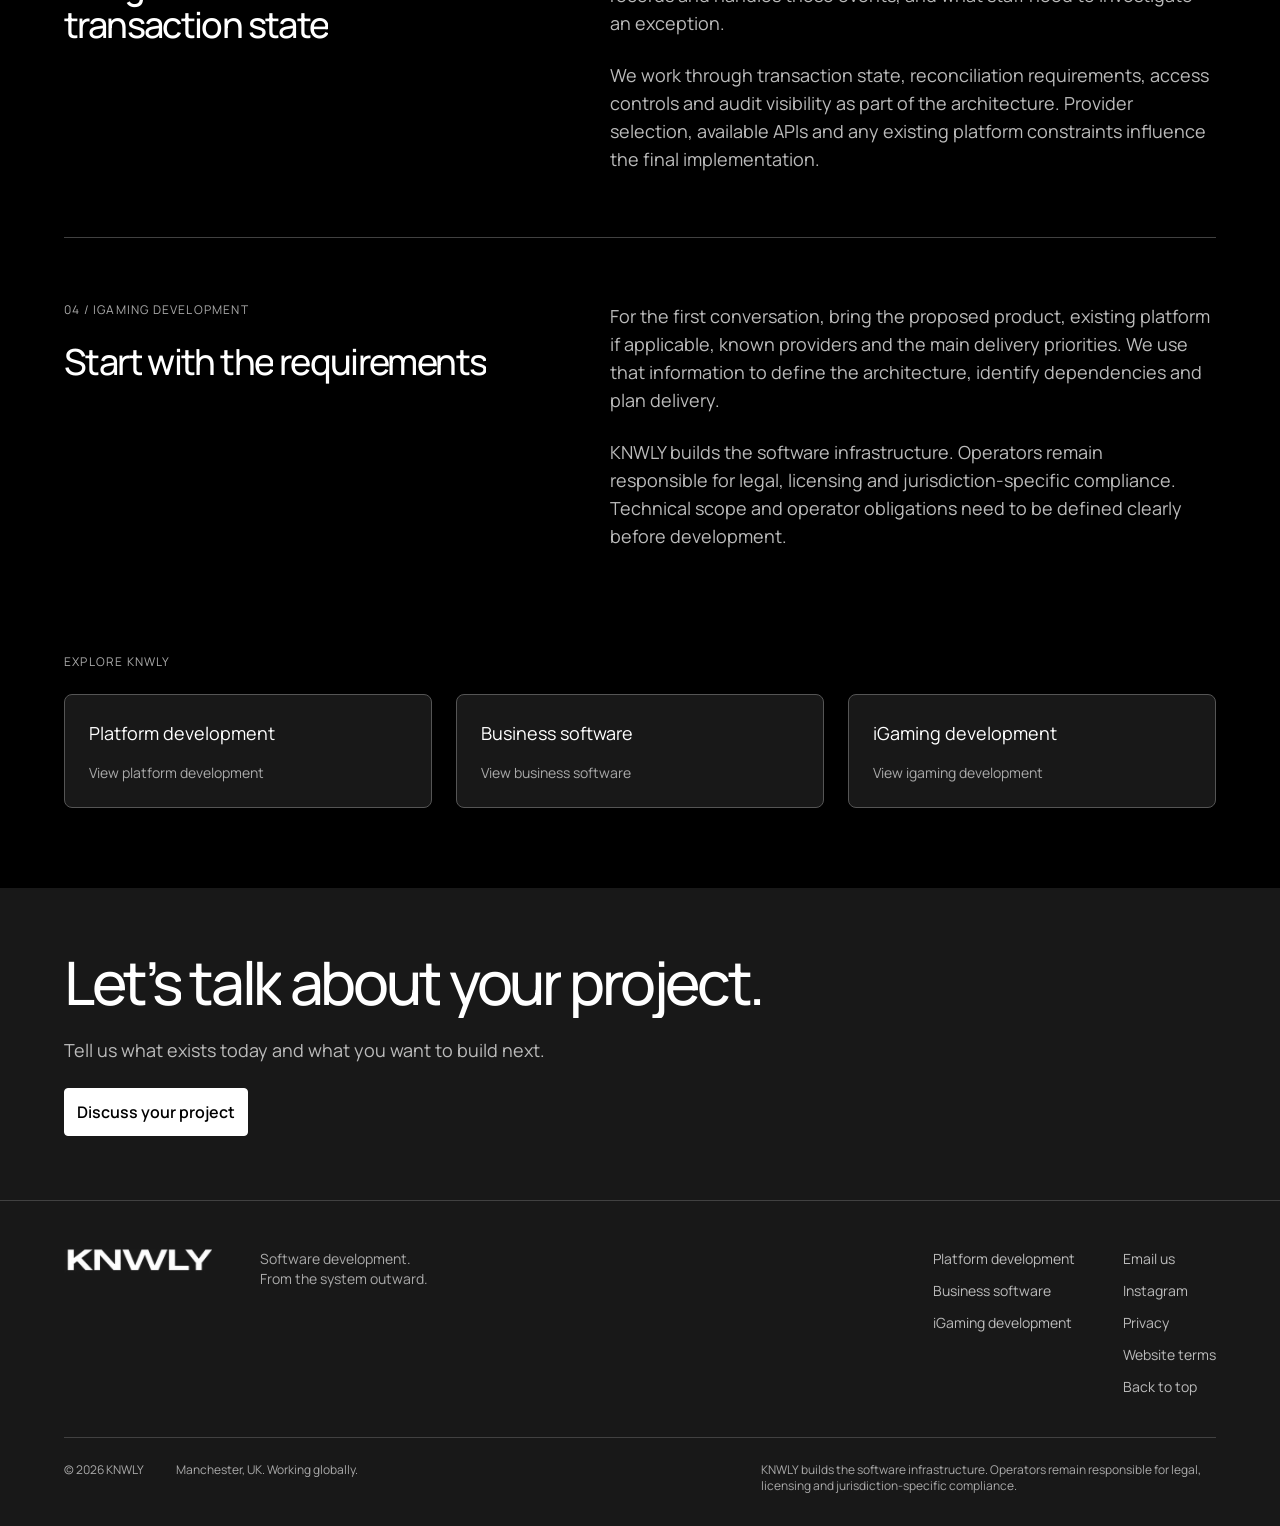
<file: igaming-software-development/index.html>
<!DOCTYPE html><html lang="en-GB"><head>
<meta charset="utf-8">
<meta name="viewport" content="width=device-width, initial-scale=1">
<title>iGaming Software Development | KNWLY</title>
<meta name="description" content="Custom iGaming software development: player experiences, provider integrations, wallet workflows, affiliate tools and operator back offices.">
<meta name="theme-color" content="#000000">
<meta name="robots" content="index, follow, max-image-preview:large">
<link rel="canonical" href="https://knwly.dev/igaming-software-development/">
<link rel="icon" href="/favicon.ico" sizes="any">
<link rel="icon" type="image/png" sizes="32x32" href="/favicon-32x32.png">
<link rel="apple-touch-icon" href="/apple-touch-icon.png">
<link rel="manifest" href="/site.webmanifest">
<meta property="og:type" content="website">
<meta property="og:site_name" content="KNWLY">
<meta property="og:title" content="iGaming Software Development | KNWLY">
<meta property="og:description" content="Custom iGaming software development: player experiences, provider integrations, wallet workflows, affiliate tools and operator back offices.">
<meta property="og:url" content="https://knwly.dev/igaming-software-development/">
<meta property="og:image" content="https://knwly.dev/knwly-og-icon.png">
<meta property="og:image:alt" content="KNWLY">
<meta name="twitter:card" content="summary">
<meta name="twitter:title" content="iGaming Software Development | KNWLY">
<meta name="twitter:description" content="Custom iGaming software development: player experiences, provider integrations, wallet workflows, affiliate tools and operator back offices.">
<meta name="twitter:image" content="https://knwly.dev/knwly-og-icon.png">



<link rel="stylesheet" href="/styles.css?v=20261007-motion">
<script type="application/ld+json">{"@context": "https://schema.org", "@graph": [{"@type": "Organization", "@id": "https://knwly.dev/#organization", "name": "KNWLY", "url": "https://knwly.dev/", "logo": "https://knwly.dev/knwly-og-icon.png", "email": "knwly.dev@gmail.com", "sameAs": ["https://www.instagram.com/knwly.dev/"], "description": "Software development company based in Manchester, building complete platforms, custom business software and internal tools."}, {"@type": "Service", "@id": "https://knwly.dev/igaming-software-development/#service", "name": "iGaming development", "url": "https://knwly.dev/igaming-software-development/", "description": "Custom iGaming software development: player experiences, provider integrations, wallet workflows, affiliate tools and operator back offices.", "provider": {"@id": "https://knwly.dev/#organization"}}, {"@type": "BreadcrumbList", "itemListElement": [{"@type": "ListItem", "position": 1, "name": "Home", "item": "https://knwly.dev/"}, {"@type": "ListItem", "position": 2, "name": "iGaming development", "item": "https://knwly.dev/igaming-software-development/"}]}]}</script>
<script src="/script.js?v=20261007-motion" defer=""></script>
<link rel="preload" href="/fonts/manrope.woff2" as="font" type="font/woff2" crossorigin=""></head>
<body><noscript><style>.menu-toggle{display:none!important}</style></noscript><a class="skip" href="#main">Skip to content</a><header class="site-header"><div class="wrap header-inner"><a class="wordmark" href="/" aria-label="KNWLY home"><span class="brand-image"><img src="/brand-banner.webp" alt="" width="800" height="199"></span></a><nav id="navigation" aria-label="Main navigation"><a href="/#experience">Selected work</a><a href="/#capabilities">Capabilities</a><a href="/#approach">Approach</a><a class="mobile-contact" href="/#intake">Discuss your project</a></nav><a class="header-cta" href="/#intake">Discuss your project</a><button class="menu-toggle" aria-controls="navigation" aria-expanded="false" type="button"><span class="menu-label">Menu</span><span class="menu-glyph" aria-hidden="true"><i></i><i></i></span></button></div></header><main id="main" class="service-page"><section class="wrap service-hero"><nav class="breadcrumbs" aria-label="Breadcrumb"><a href="/">Home</a><span>/</span><span>iGaming development</span></nav><p class="eyebrow">iGaming development</p><h1>The player experience. The operation behind it.</h1><p class="hero-intro">We build custom iGaming platforms and systems, connecting player applications, wallet flows, provider integrations and operator tools.</p><a class="button white" href="/#intake">Discuss your project</a></section><div class="wrap service-content"><section><div><p class="eyebrow">01 / iGaming development</p><h2>Define the platform</h2></div><div><p>An iGaming product brings together player journeys, account state, payments, game or sportsbook providers and operational processes. We start by defining the operating model and the responsibilities of each system and provider.</p><p>A project can cover a complete custom platform, an extension to an existing product or a focused operational tool. We discuss the available integrations, contractual dependencies and technical documentation before finalising scope.</p></div></section><section><div><p class="eyebrow">02 / iGaming development</p><h2>Customer and operator workflows</h2></div><div><p>Player functionality can include registration, account areas, game discovery, transaction history and payments. Operator tools can include account administration, support workflows, content management, reporting and affiliate management.</p><p>The interface and backend need to reflect the same rules. We map how actions move through the system, where approval is needed and how staff can understand the status of an account or transaction.</p></div></section><section><div><p class="eyebrow">03 / iGaming development</p><h2>Integrations and transaction state</h2></div><div><p>Provider callbacks, payment notifications and wallet activity can involve retries, delays and failures. We define how the platform identifies, records and handles these events, and what staff need to investigate an exception.</p><p>We work through transaction state, reconciliation requirements, access controls and audit visibility as part of the architecture. Provider selection, available APIs and any existing platform constraints influence the final implementation.</p></div></section><section><div><p class="eyebrow">04 / iGaming development</p><h2>Start with the requirements</h2></div><div><p>For the first conversation, bring the proposed product, existing platform if applicable, known providers and the main delivery priorities. We use that information to define the architecture, identify dependencies and plan delivery.</p><p>KNWLY builds the software infrastructure. Operators remain responsible for legal, licensing and jurisdiction-specific compliance. Technical scope and operator obligations need to be defined clearly before development.</p></div></section></div><section class="wrap related-services"><p class="eyebrow">Explore KNWLY</p><div class="service-links" aria-label="Explore our services"><a href="/platform-development/"><span>Platform development</span><small>View platform development</small></a><a href="/custom-business-software/"><span>Business software</span><small>View business software</small></a><a href="/igaming-software-development/"><span>iGaming development</span><small>View igaming development</small></a></div></section><section class="contact-section"><div class="wrap"><h2>Let’s talk about your project.</h2><p class="service-contact-copy">Tell us what exists today and what you want to build next.</p><a class="button white" href="/#intake">Discuss your project</a></div></section></main><footer class="site-footer"><div class="wrap"><div class="footer-top"><a class="wordmark" href="/" aria-label="KNWLY home"><span class="brand-image"><img src="/brand-banner.webp" alt="" width="800" height="199"></span></a><p>Software development.<br>From the system outward.</p><div><a href="/platform-development/">Platform development</a><a href="/custom-business-software/">Business software</a><a href="/igaming-software-development/">iGaming development</a></div><div><a href="mailto:knwly.dev@gmail.com">Email us</a><a href="https://www.instagram.com/knwly.dev/" target="_blank" rel="noopener noreferrer">Instagram</a><a href="/privacy/">Privacy</a><a href="/terms/">Website terms</a><a href="/#main">Back to top</a></div></div><div class="footer-bottom"><span>© <span id="year">2026</span> KNWLY</span><span>Manchester, UK. Working globally.</span><p>KNWLY builds the software infrastructure. Operators remain responsible for legal, licensing and jurisdiction-specific compliance.</p></div></div></footer></body></html>
</file>
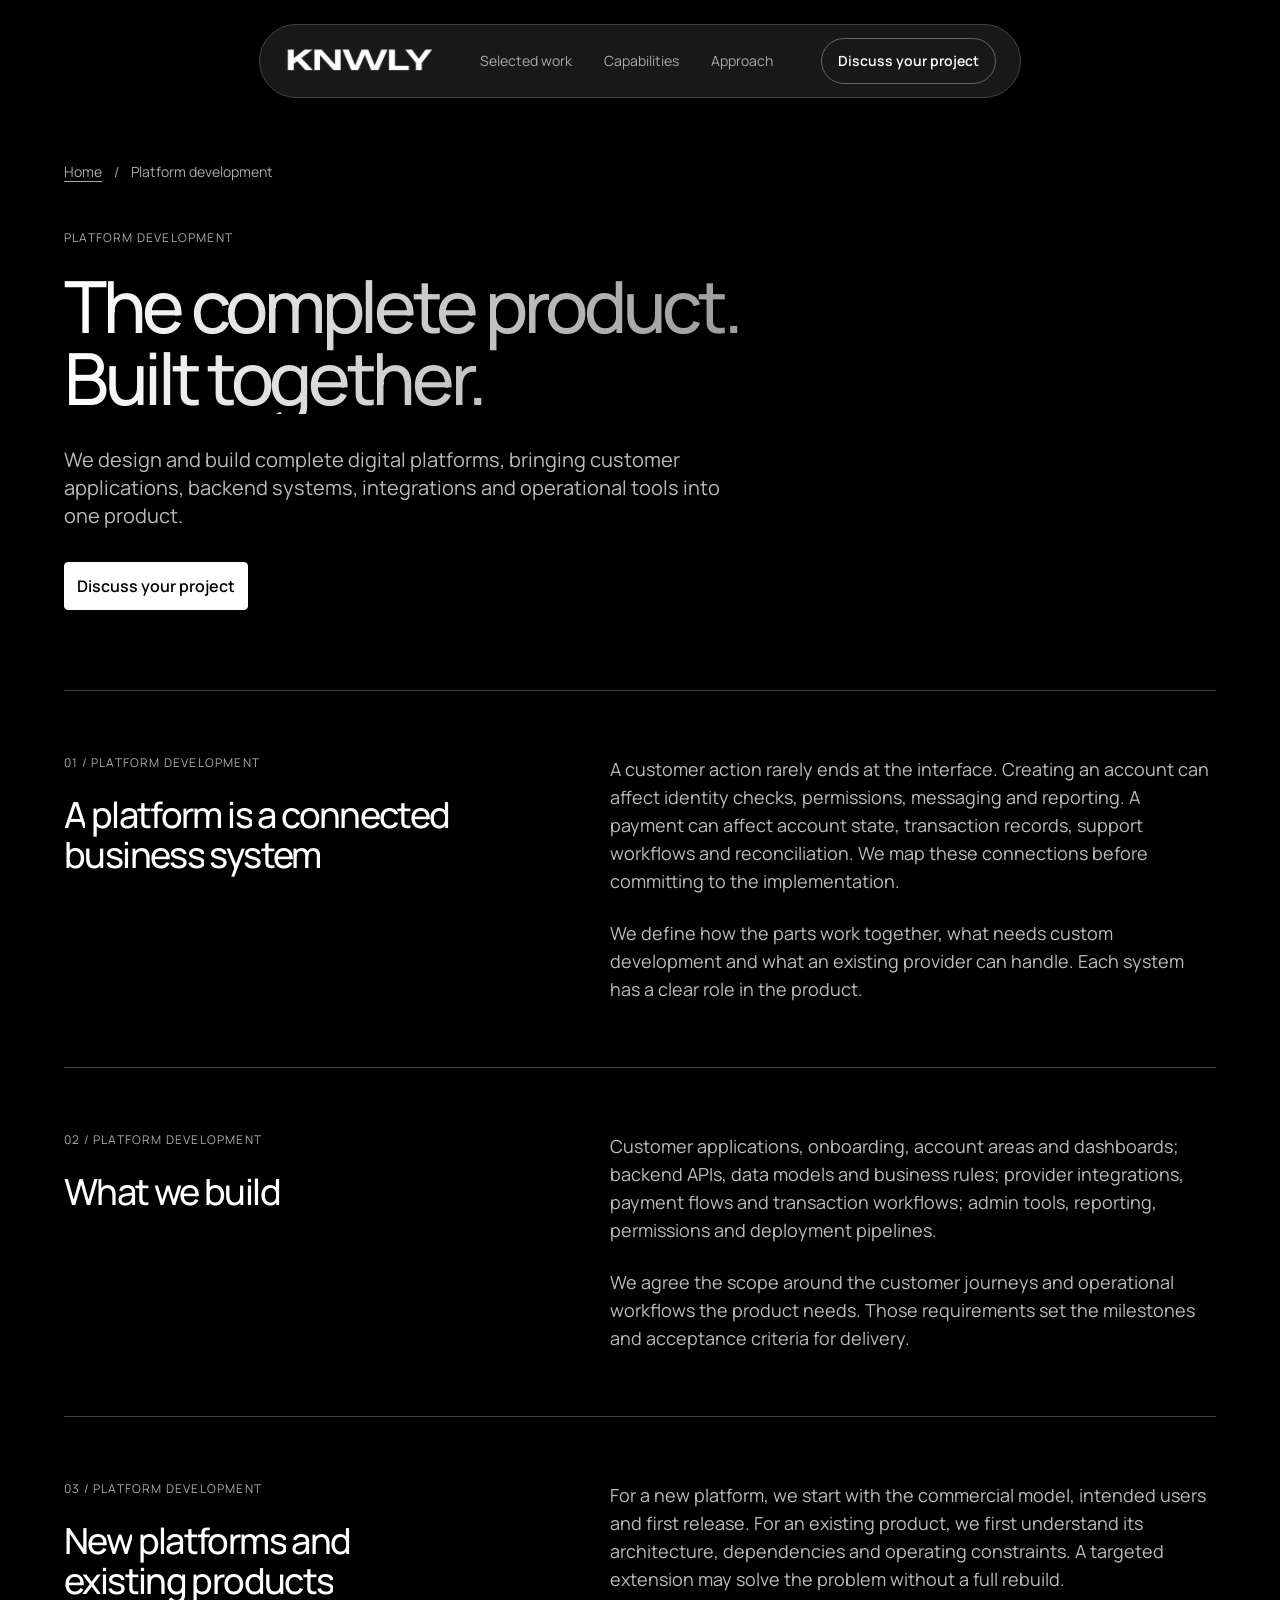
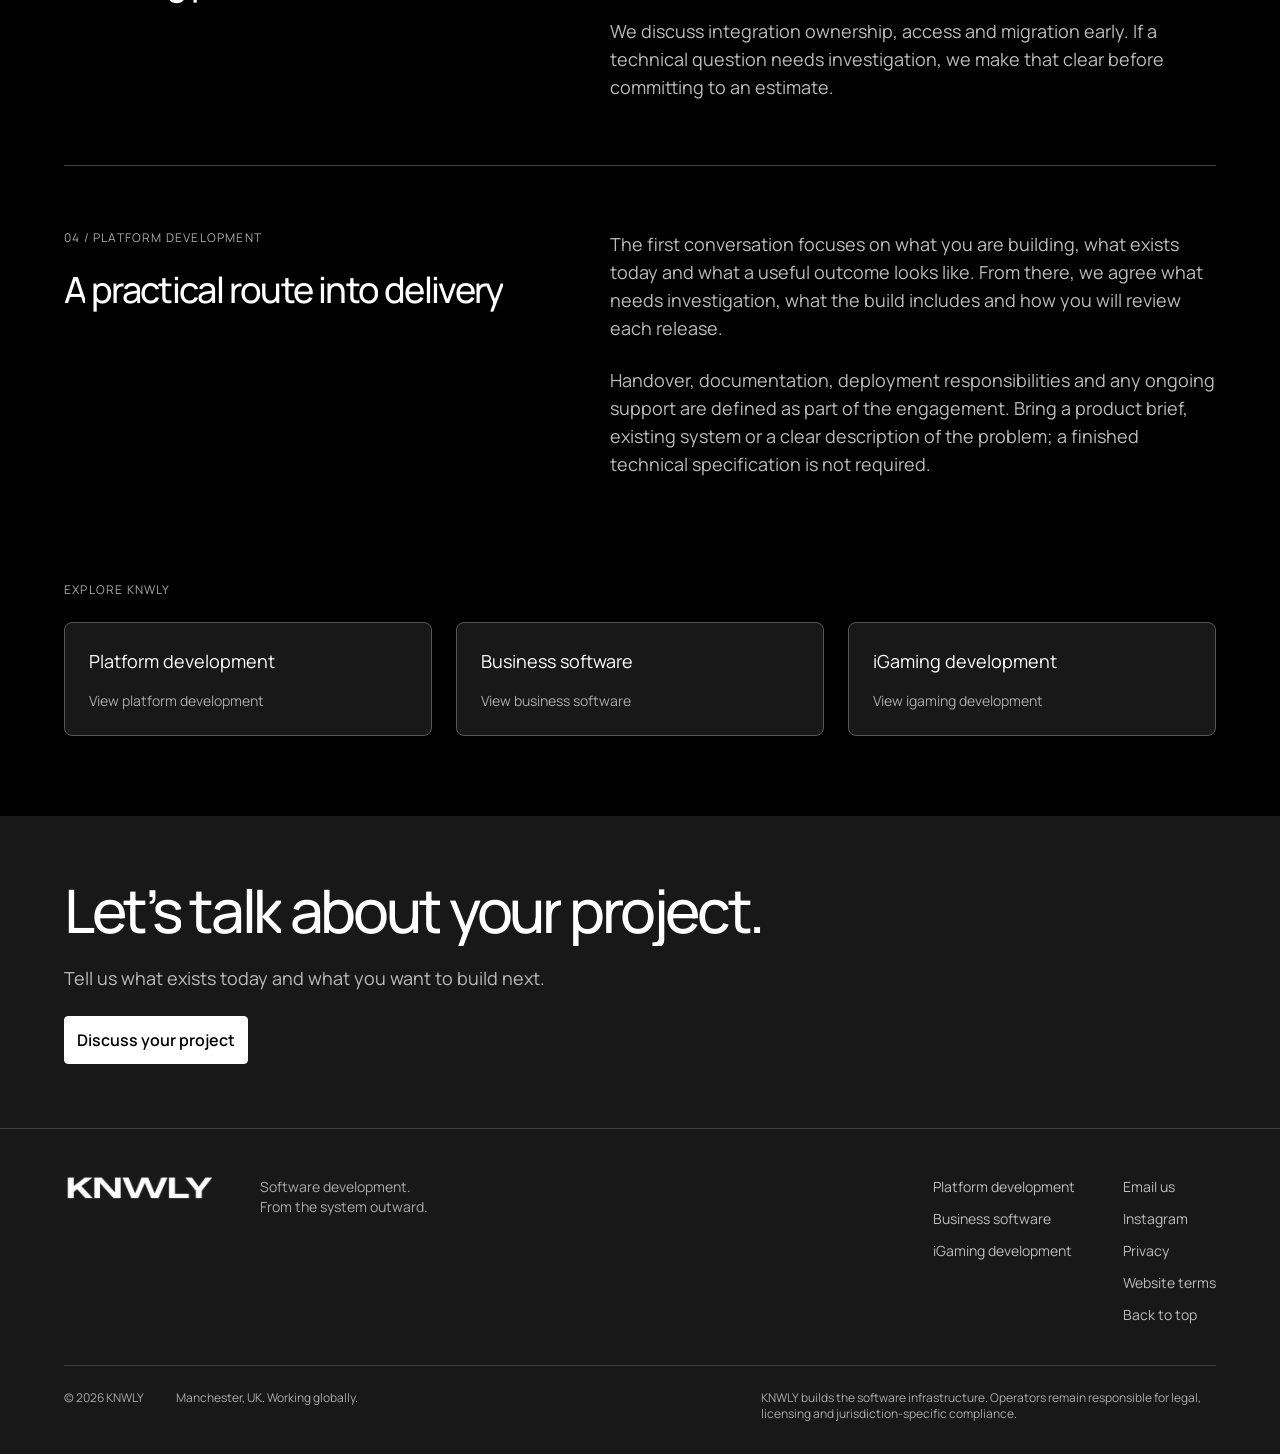
<file: platform-development/index.html>
<!DOCTYPE html><html lang="en-GB"><head>
<meta charset="utf-8">
<meta name="viewport" content="width=device-width, initial-scale=1">
<title>Platform Development Services | KNWLY</title>
<meta name="description" content="End-to-end platform development from KNWLY: product design, frontend, backend, integrations and operational tools. Manchester-based, working globally.">
<meta name="theme-color" content="#000000">
<meta name="robots" content="index, follow, max-image-preview:large">
<link rel="canonical" href="https://knwly.dev/platform-development/">
<link rel="icon" href="/favicon.ico" sizes="any">
<link rel="icon" type="image/png" sizes="32x32" href="/favicon-32x32.png">
<link rel="apple-touch-icon" href="/apple-touch-icon.png">
<link rel="manifest" href="/site.webmanifest">
<meta property="og:type" content="website">
<meta property="og:site_name" content="KNWLY">
<meta property="og:title" content="Platform Development Services | KNWLY">
<meta property="og:description" content="End-to-end platform development from KNWLY: product design, frontend, backend, integrations and operational tools. Manchester-based, working globally.">
<meta property="og:url" content="https://knwly.dev/platform-development/">
<meta property="og:image" content="https://knwly.dev/knwly-og-icon.png">
<meta property="og:image:alt" content="KNWLY">
<meta name="twitter:card" content="summary">
<meta name="twitter:title" content="Platform Development Services | KNWLY">
<meta name="twitter:description" content="End-to-end platform development from KNWLY: product design, frontend, backend, integrations and operational tools. Manchester-based, working globally.">
<meta name="twitter:image" content="https://knwly.dev/knwly-og-icon.png">



<link rel="stylesheet" href="/styles.css?v=20261007-motion">
<script type="application/ld+json">{"@context": "https://schema.org", "@graph": [{"@type": "Organization", "@id": "https://knwly.dev/#organization", "name": "KNWLY", "url": "https://knwly.dev/", "logo": "https://knwly.dev/knwly-og-icon.png", "email": "knwly.dev@gmail.com", "sameAs": ["https://www.instagram.com/knwly.dev/"], "description": "Software development company based in Manchester, building complete platforms, custom business software and internal tools."}, {"@type": "Service", "@id": "https://knwly.dev/platform-development/#service", "name": "Platform development", "url": "https://knwly.dev/platform-development/", "description": "End-to-end platform development from KNWLY: product design, frontend, backend, integrations and operational tools. Manchester-based, working globally.", "provider": {"@id": "https://knwly.dev/#organization"}}, {"@type": "BreadcrumbList", "itemListElement": [{"@type": "ListItem", "position": 1, "name": "Home", "item": "https://knwly.dev/"}, {"@type": "ListItem", "position": 2, "name": "Platform development", "item": "https://knwly.dev/platform-development/"}]}]}</script>
<script src="/script.js?v=20261007-motion" defer=""></script>
<link rel="preload" href="/fonts/manrope.woff2" as="font" type="font/woff2" crossorigin=""></head>
<body><noscript><style>.menu-toggle{display:none!important}</style></noscript><a class="skip" href="#main">Skip to content</a><header class="site-header"><div class="wrap header-inner"><a class="wordmark" href="/" aria-label="KNWLY home"><span class="brand-image"><img src="/brand-banner.webp" alt="" width="800" height="199"></span></a><nav id="navigation" aria-label="Main navigation"><a href="/#experience">Selected work</a><a href="/#capabilities">Capabilities</a><a href="/#approach">Approach</a><a class="mobile-contact" href="/#intake">Discuss your project</a></nav><a class="header-cta" href="/#intake">Discuss your project</a><button class="menu-toggle" aria-controls="navigation" aria-expanded="false" type="button"><span class="menu-label">Menu</span><span class="menu-glyph" aria-hidden="true"><i></i><i></i></span></button></div></header><main id="main" class="service-page"><section class="wrap service-hero"><nav class="breadcrumbs" aria-label="Breadcrumb"><a href="/">Home</a><span>/</span><span>Platform development</span></nav><p class="eyebrow">Platform development</p><h1>The complete product. Built together.</h1><p class="hero-intro">We design and build complete digital platforms, bringing customer applications, backend systems, integrations and operational tools into one product.</p><a class="button white" href="/#intake">Discuss your project</a></section><div class="wrap service-content"><section><div><p class="eyebrow">01 / Platform development</p><h2>A platform is a connected business system</h2></div><div><p>A customer action rarely ends at the interface. Creating an account can affect identity checks, permissions, messaging and reporting. A payment can affect account state, transaction records, support workflows and reconciliation. We map these connections before committing to the implementation.</p><p>We define how the parts work together, what needs custom development and what an existing provider can handle. Each system has a clear role in the product.</p></div></section><section><div><p class="eyebrow">02 / Platform development</p><h2>What we build</h2></div><div><p>Customer applications, onboarding, account areas and dashboards; backend APIs, data models and business rules; provider integrations, payment flows and transaction workflows; admin tools, reporting, permissions and deployment pipelines.</p><p>We agree the scope around the customer journeys and operational workflows the product needs. Those requirements set the milestones and acceptance criteria for delivery.</p></div></section><section><div><p class="eyebrow">03 / Platform development</p><h2>New platforms and existing products</h2></div><div><p>For a new platform, we start with the commercial model, intended users and first release. For an existing product, we first understand its architecture, dependencies and operating constraints. A targeted extension may solve the problem without a full rebuild.</p><p>We discuss integration ownership, access and migration early. If a technical question needs investigation, we make that clear before committing to an estimate.</p></div></section><section><div><p class="eyebrow">04 / Platform development</p><h2>A practical route into delivery</h2></div><div><p>The first conversation focuses on what you are building, what exists today and what a useful outcome looks like. From there, we agree what needs investigation, what the build includes and how you will review each release.</p><p>Handover, documentation, deployment responsibilities and any ongoing support are defined as part of the engagement. Bring a product brief, existing system or a clear description of the problem; a finished technical specification is not required.</p></div></section></div><section class="wrap related-services"><p class="eyebrow">Explore KNWLY</p><div class="service-links" aria-label="Explore our services"><a href="/platform-development/"><span>Platform development</span><small>View platform development</small></a><a href="/custom-business-software/"><span>Business software</span><small>View business software</small></a><a href="/igaming-software-development/"><span>iGaming development</span><small>View igaming development</small></a></div></section><section class="contact-section"><div class="wrap"><h2>Let’s talk about your project.</h2><p class="service-contact-copy">Tell us what exists today and what you want to build next.</p><a class="button white" href="/#intake">Discuss your project</a></div></section></main><footer class="site-footer"><div class="wrap"><div class="footer-top"><a class="wordmark" href="/" aria-label="KNWLY home"><span class="brand-image"><img src="/brand-banner.webp" alt="" width="800" height="199"></span></a><p>Software development.<br>From the system outward.</p><div><a href="/platform-development/">Platform development</a><a href="/custom-business-software/">Business software</a><a href="/igaming-software-development/">iGaming development</a></div><div><a href="mailto:knwly.dev@gmail.com">Email us</a><a href="https://www.instagram.com/knwly.dev/" target="_blank" rel="noopener noreferrer">Instagram</a><a href="/privacy/">Privacy</a><a href="/terms/">Website terms</a><a href="/#main">Back to top</a></div></div><div class="footer-bottom"><span>© <span id="year">2026</span> KNWLY</span><span>Manchester, UK. Working globally.</span><p>KNWLY builds the software infrastructure. Operators remain responsible for legal, licensing and jurisdiction-specific compliance.</p></div></div></footer></body></html>
</file>
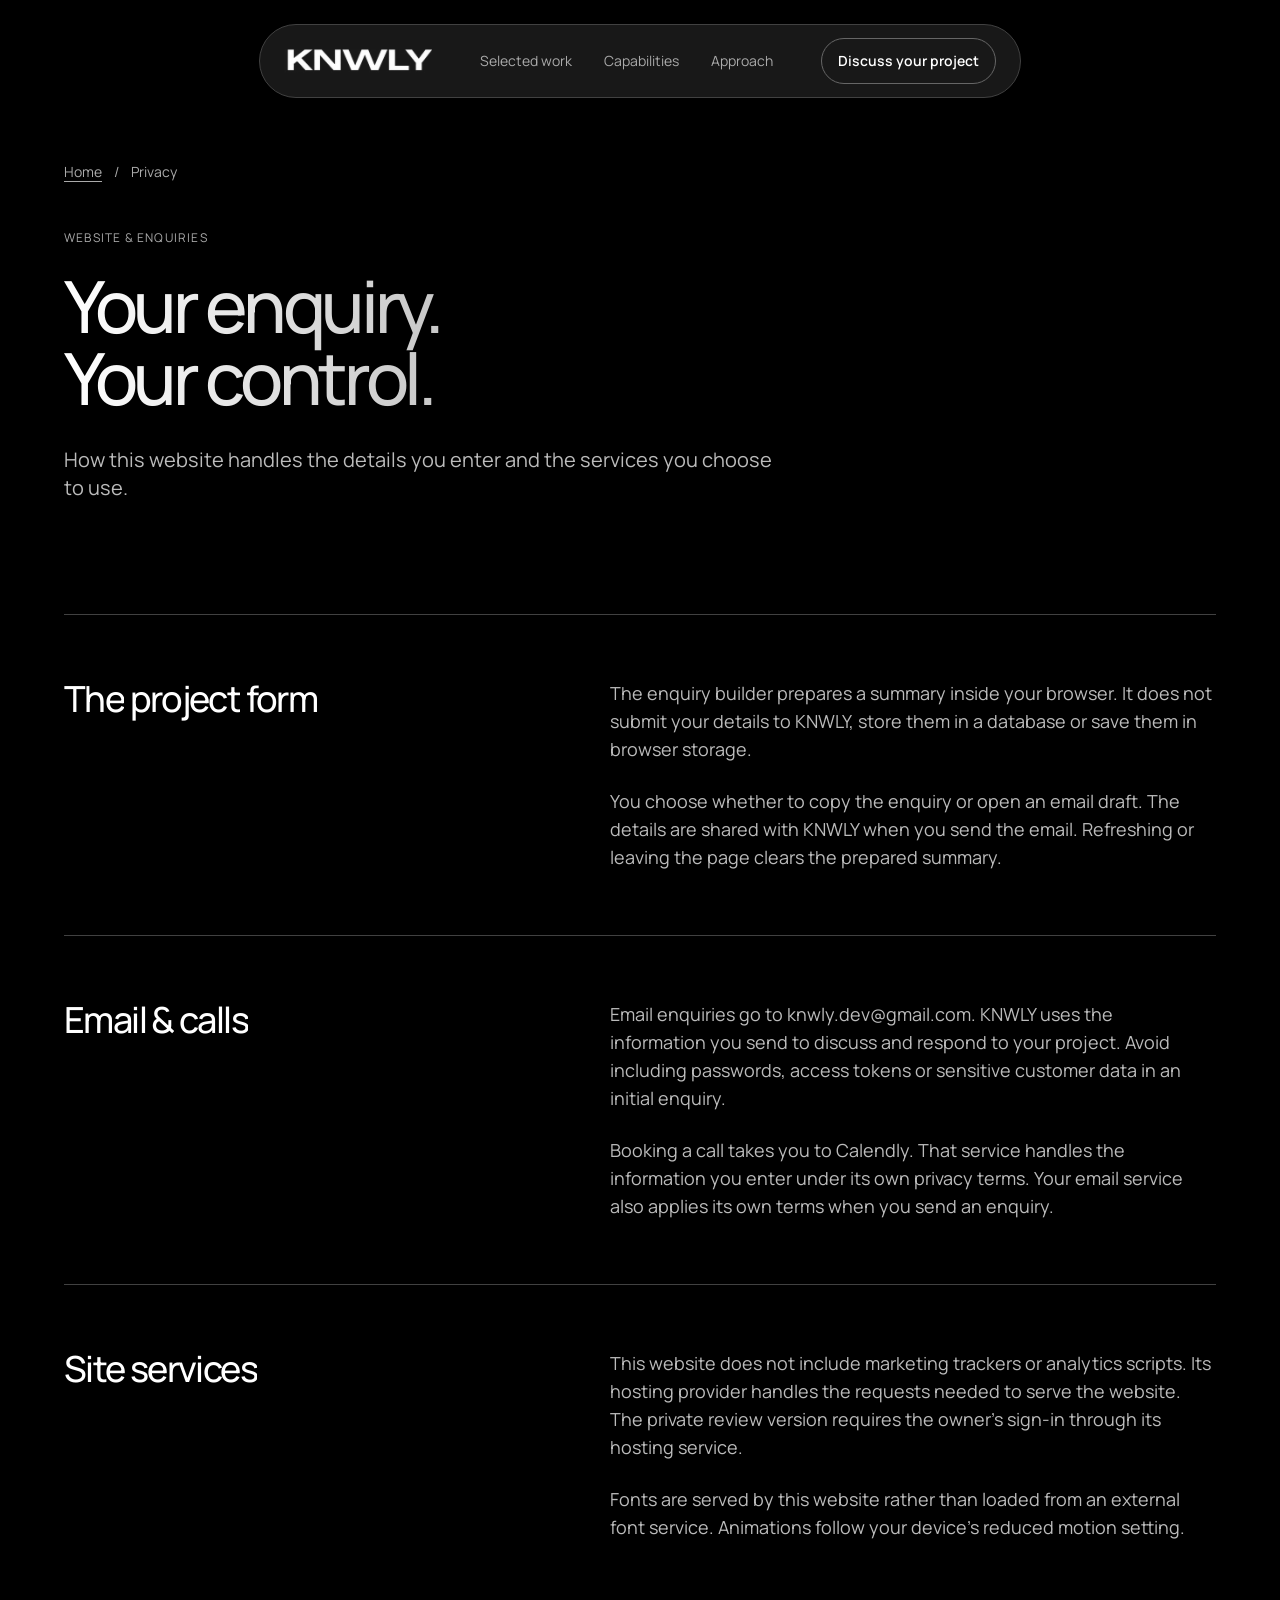
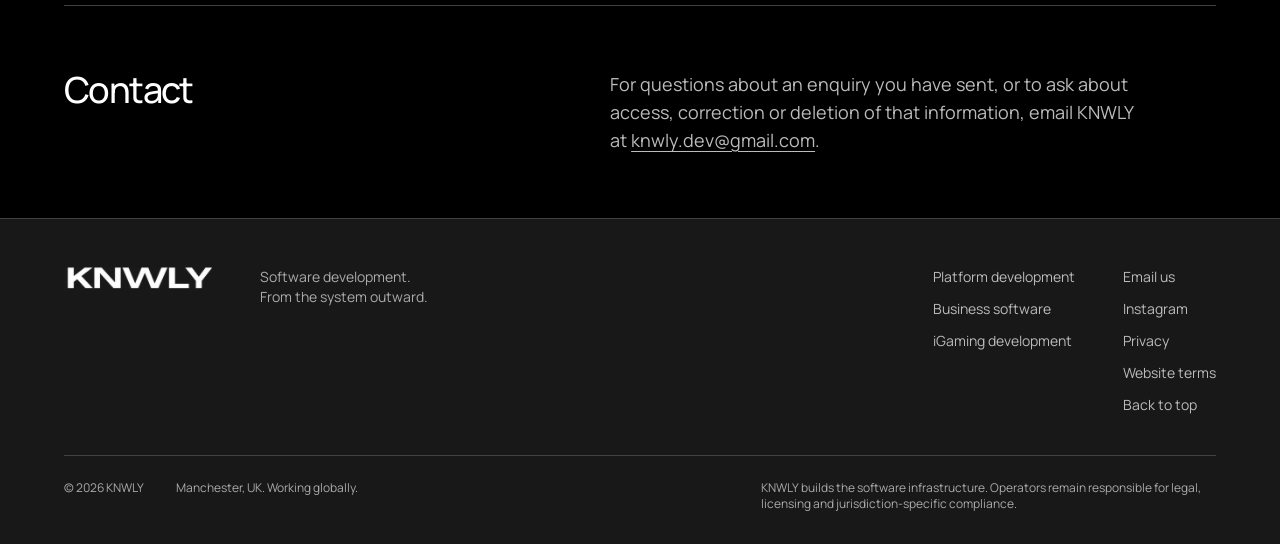
<file: privacy/index.html>
<!DOCTYPE html><html lang="en-GB"><head><meta charset="utf-8"><meta name="viewport" content="width=device-width,initial-scale=1"><title>Privacy &amp; Project Enquiries | KNWLY</title><meta name="description" content="How this KNWLY website handles project enquiries, email drafts and third-party services."><meta name="robots" content="index, follow, max-image-preview:large"><meta name="theme-color" content="#000000"><link rel="canonical" href="https://knwly.dev/privacy/"><link rel="icon" href="/favicon.ico"><meta property="og:title" content="Privacy &amp; Project Enquiries | KNWLY"><meta property="og:description" content="How this KNWLY website handles project enquiries, email drafts and third-party services."><meta property="og:site_name" content="KNWLY"><meta name="twitter:card" content="summary"><meta name="twitter:title" content="Privacy &amp; Project Enquiries | KNWLY"><meta name="twitter:description" content="How this KNWLY website handles project enquiries, email drafts and third-party services."><meta name="twitter:image" content="https://knwly.dev/knwly-og-icon.png"><meta property="og:type" content="website"><meta property="og:url" content="https://knwly.dev/privacy/"><meta property="og:image" content="https://knwly.dev/knwly-og-icon.png"><link rel="stylesheet" href="/styles.css?v=20261007-motion"><script src="/script.js?v=20261007-motion" defer=""></script><script type="application/ld+json">{"@context": "https://schema.org", "@graph": [{"@type": "Organization", "@id": "https://knwly.dev/#organization", "name": "KNWLY", "url": "https://knwly.dev/", "logo": "https://knwly.dev/knwly-og-icon.png", "email": "knwly.dev@gmail.com", "description": "Manchester-based software development company building complete platforms and custom business systems.", "sameAs": ["https://www.instagram.com/knwly.dev/"]}, {"@type": "WebSite", "@id": "https://knwly.dev/#website", "name": "KNWLY", "url": "https://knwly.dev/", "publisher": {"@id": "https://knwly.dev/#organization"}, "inLanguage": "en-GB"}]}</script><link rel="preload" href="/fonts/manrope.woff2" as="font" type="font/woff2" crossorigin=""></head><body><noscript><style>.menu-toggle{display:none!important}</style></noscript><a class="skip" href="#main">Skip to content</a><header class="site-header"><div class="wrap header-inner"><a class="wordmark" href="/" aria-label="KNWLY home"><span class="brand-image"><img src="/brand-banner.webp" alt="" width="800" height="199"></span></a><nav id="navigation" aria-label="Main navigation"><a href="/#experience">Selected work</a><a href="/#capabilities">Capabilities</a><a href="/#approach">Approach</a><a class="mobile-contact" href="/#intake">Discuss your project</a></nav><a class="header-cta" href="/#intake">Discuss your project</a><button class="menu-toggle" aria-controls="navigation" aria-expanded="false" type="button"><span class="menu-label">Menu</span><span class="menu-glyph" aria-hidden="true"><i></i><i></i></span></button></div></header><main id="main" class="service-page"><section class="wrap service-hero"><nav class="breadcrumbs" aria-label="Breadcrumb"><a href="/">Home</a><span>/</span><span>Privacy</span></nav><p class="eyebrow">WEBSITE &amp; ENQUIRIES</p><h1>Your enquiry.<br>Your control.</h1><p class="hero-intro">How this website handles the details you enter and the services you choose to use.</p></section><div class="wrap service-content"><section><div><h2>The project form</h2></div><div><p>The enquiry builder prepares a summary inside your browser. It does not submit your details to KNWLY, store them in a database or save them in browser storage.</p><p>You choose whether to copy the enquiry or open an email draft. The details are shared with KNWLY when you send the email. Refreshing or leaving the page clears the prepared summary.</p></div></section><section><div><h2>Email &amp; calls</h2></div><div><p>Email enquiries go to knwly.dev@gmail.com. KNWLY uses the information you send to discuss and respond to your project. Avoid including passwords, access tokens or sensitive customer data in an initial enquiry.</p><p>Booking a call takes you to Calendly. That service handles the information you enter under its own privacy terms. Your email service also applies its own terms when you send an enquiry.</p></div></section><section><div><h2>Site services</h2></div><div><p>This website does not include marketing trackers or analytics scripts. Its hosting provider handles the requests needed to serve the website. The private review version requires the owner’s sign-in through its hosting service.</p><p>Fonts are served by this website rather than loaded from an external font service. Animations follow your device’s reduced motion setting.</p></div></section><section><div><h2>Contact</h2></div><div><p>For questions about an enquiry you have sent, or to ask about access, correction or deletion of that information, email KNWLY at <a href="mailto:knwly.dev@gmail.com">knwly.dev@gmail.com</a>.</p></div></section></div></main><footer class="site-footer"><div class="wrap"><div class="footer-top"><a class="wordmark" href="/" aria-label="KNWLY home"><span class="brand-image"><img src="/brand-banner.webp" alt="" width="800" height="199"></span></a><p>Software development.<br>From the system outward.</p><div><a href="/platform-development/">Platform development</a><a href="/custom-business-software/">Business software</a><a href="/igaming-software-development/">iGaming development</a></div><div><a href="mailto:knwly.dev@gmail.com">Email us</a><a href="https://www.instagram.com/knwly.dev/" target="_blank" rel="noopener noreferrer">Instagram</a><a href="/privacy/">Privacy</a><a href="/terms/">Website terms</a><a href="/#main">Back to top</a></div></div><div class="footer-bottom"><span>© <span id="year">2026</span> KNWLY</span><span>Manchester, UK. Working globally.</span><p>KNWLY builds the software infrastructure. Operators remain responsible for legal, licensing and jurisdiction-specific compliance.</p></div></div></footer></body></html>
</file>
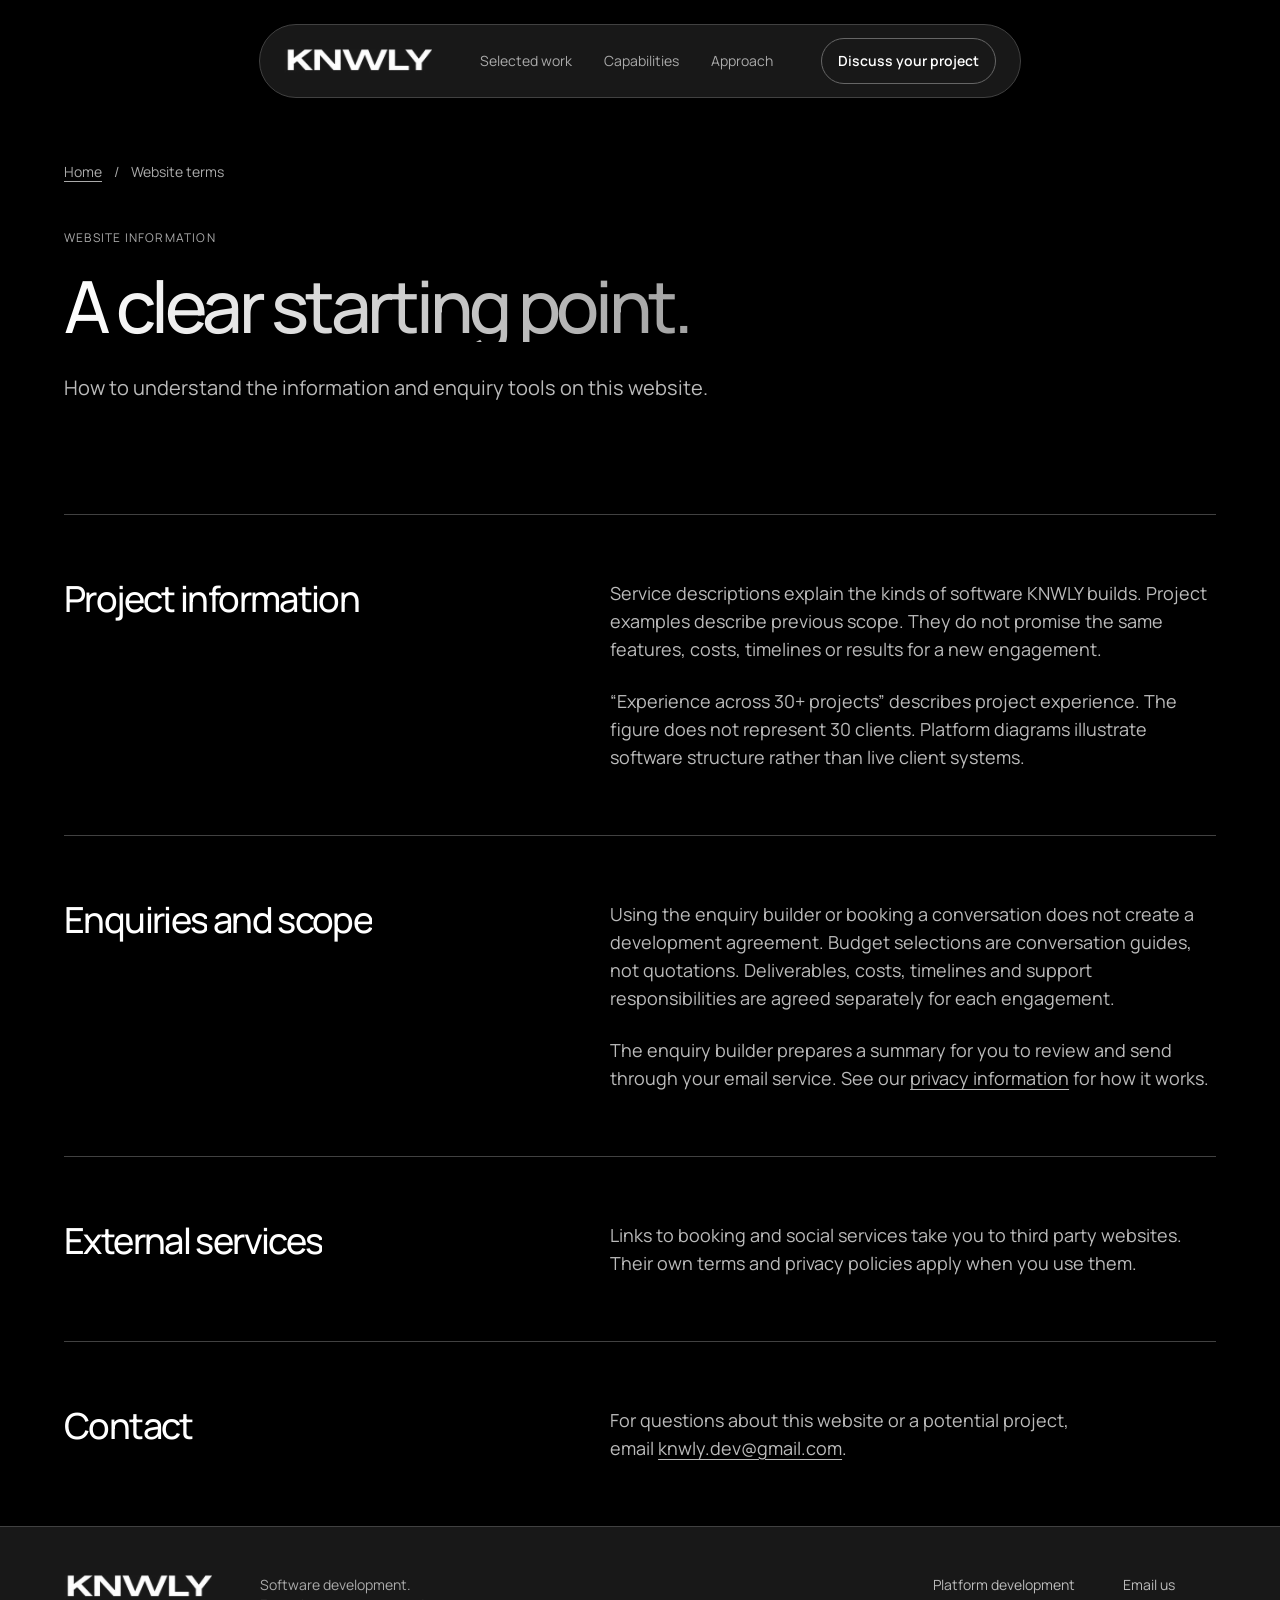
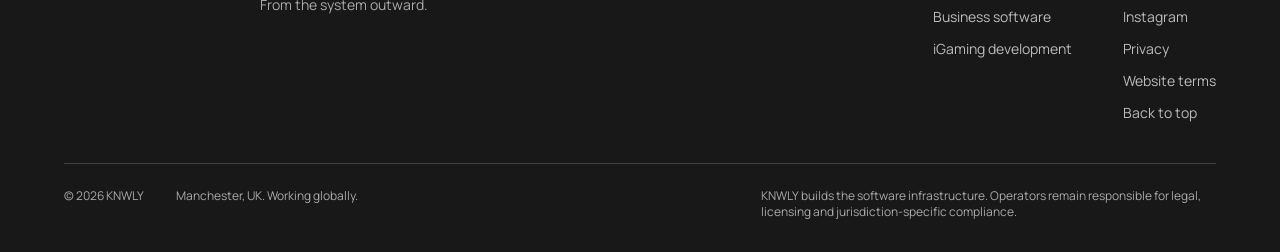
<file: terms/index.html>
<!DOCTYPE html><html lang="en-GB"><head><meta charset="utf-8"><meta name="viewport" content="width=device-width,initial-scale=1"><title>Website Terms | KNWLY</title><meta name="description" content="How to use the KNWLY website and understand its project information and enquiry process."><meta name="robots" content="index, follow, max-image-preview:large"><meta name="theme-color" content="#000000"><link rel="canonical" href="https://knwly.dev/terms/"><link rel="icon" href="/favicon.ico"><meta property="og:title" content="Website Terms | KNWLY"><meta property="og:description" content="How to use the KNWLY website and understand its project information and enquiry process."><meta property="og:site_name" content="KNWLY"><meta name="twitter:card" content="summary"><meta name="twitter:title" content="Website Terms | KNWLY"><meta name="twitter:description" content="How to use the KNWLY website and understand its project information and enquiry process."><meta name="twitter:image" content="https://knwly.dev/knwly-og-icon.png"><meta property="og:type" content="website"><meta property="og:url" content="https://knwly.dev/terms/"><meta property="og:image" content="https://knwly.dev/knwly-og-icon.png"><link rel="stylesheet" href="/styles.css?v=20261007-motion"><script src="/script.js?v=20261007-motion" defer=""></script><script type="application/ld+json">{"@context": "https://schema.org", "@graph": [{"@type": "Organization", "@id": "https://knwly.dev/#organization", "name": "KNWLY", "url": "https://knwly.dev/", "logo": "https://knwly.dev/knwly-og-icon.png", "email": "knwly.dev@gmail.com", "description": "Manchester-based software development company building complete platforms and custom business systems.", "sameAs": ["https://www.instagram.com/knwly.dev/"]}, {"@type": "WebSite", "@id": "https://knwly.dev/#website", "name": "KNWLY", "url": "https://knwly.dev/", "publisher": {"@id": "https://knwly.dev/#organization"}, "inLanguage": "en-GB"}]}</script><link rel="preload" href="/fonts/manrope.woff2" as="font" type="font/woff2" crossorigin=""></head><body><noscript><style>.menu-toggle{display:none!important}</style></noscript><a class="skip" href="#main">Skip to content</a><header class="site-header"><div class="wrap header-inner"><a class="wordmark" href="/" aria-label="KNWLY home"><span class="brand-image"><img src="/brand-banner.webp" alt="" width="800" height="199"></span></a><nav id="navigation" aria-label="Main navigation"><a href="/#experience">Selected work</a><a href="/#capabilities">Capabilities</a><a href="/#approach">Approach</a><a class="mobile-contact" href="/#intake">Discuss your project</a></nav><a class="header-cta" href="/#intake">Discuss your project</a><button class="menu-toggle" aria-controls="navigation" aria-expanded="false" type="button"><span class="menu-label">Menu</span><span class="menu-glyph" aria-hidden="true"><i></i><i></i></span></button></div></header><main id="main" class="service-page"><section class="wrap service-hero"><nav class="breadcrumbs" aria-label="Breadcrumb"><a href="/">Home</a><span>/</span><span>Website terms</span></nav><p class="eyebrow">Website information</p><h1>A clear starting point.</h1><p class="hero-intro">How to understand the information and enquiry tools on this website.</p></section><div class="wrap service-content"><section><div><h2>Project information</h2></div><div><p>Service descriptions explain the kinds of software KNWLY builds. Project examples describe previous scope. They do not promise the same features, costs, timelines or results for a new engagement.</p><p>“Experience across 30+ projects” describes project experience. The figure does not represent 30 clients. Platform diagrams illustrate software structure rather than live client systems.</p></div></section><section><div><h2>Enquiries and scope</h2></div><div><p>Using the enquiry builder or booking a conversation does not create a development agreement. Budget selections are conversation guides, not quotations. Deliverables, costs, timelines and support responsibilities are agreed separately for each engagement.</p><p>The enquiry builder prepares a summary for you to review and send through your email service. See our <a href="/privacy/">privacy information</a> for how it works.</p></div></section><section><div><h2>External services</h2></div><div><p>Links to booking and social services take you to third party websites. Their own terms and privacy policies apply when you use them.</p></div></section><section><div><h2>Contact</h2></div><div><p>For questions about this website or a potential project, email <a href="mailto:knwly.dev@gmail.com">knwly.dev@gmail.com</a>.</p></div></section></div></main><footer class="site-footer"><div class="wrap"><div class="footer-top"><a class="wordmark" href="/" aria-label="KNWLY home"><span class="brand-image"><img src="/brand-banner.webp" alt="" width="800" height="199"></span></a><p>Software development.<br>From the system outward.</p><div><a href="/platform-development/">Platform development</a><a href="/custom-business-software/">Business software</a><a href="/igaming-software-development/">iGaming development</a></div><div><a href="mailto:knwly.dev@gmail.com">Email us</a><a href="https://www.instagram.com/knwly.dev/" target="_blank" rel="noopener noreferrer">Instagram</a><a href="/privacy/">Privacy</a><a href="/terms/">Website terms</a><a href="/#main">Back to top</a></div></div><div class="footer-bottom"><span>© <span id="year">2026</span> KNWLY</span><span>Manchester, UK. Working globally.</span><p>KNWLY builds the software infrastructure. Operators remain responsible for legal, licensing and jurisdiction-specific compliance.</p></div></div></footer></body></html>
</file>
<file: styles.css>
@font-face{font-family:Manrope;font-style:normal;font-weight:200 800;font-display:swap;src:url('/fonts/manrope.woff2') format('woff2')}
:root{--bg:#000000;--panel:#181818;--raised:#1f1f1f;--line:#313131;--ink:#fff;--muted:#aaa;--sans:Manrope,system-ui,sans-serif;--display:var(--sans);--ease:cubic-bezier(.32,.72,0,1);--s1:4px;--s2:8px;--s3:12px;--s4:16px;--s5:24px;--s6:32px;--s7:40px;--s8:48px;--s9:64px;--s10:80px;--s11:96px}
*{box-sizing:border-box}html{scroll-behavior:smooth;scroll-padding-top:128px}body{margin:0;background:var(--bg);color:var(--ink);font:16px/24px var(--sans);-webkit-font-smoothing:antialiased}a{color:inherit;text-decoration:none}button,input,select,textarea{font:inherit}button,summary{cursor:pointer}h1,h2,h3,h4,p,figure{margin:0}h1,h2,h3,h4{text-wrap:balance;font-weight:500}p{text-wrap:pretty}button,a,input,select,textarea,summary{touch-action:manipulation}a:focus-visible,button:focus-visible,input:focus-visible,select:focus-visible,textarea:focus-visible,summary:focus-visible{outline:2px solid currentColor;outline-offset:4px}::selection{background:#fff;color:#000}[hidden]{display:none!important}.wrap{width:calc(100% - 128px);max-width:1280px;margin-inline:auto}.skip{position:fixed;top:-96px;left:24px;background:#fff;color:#000;padding:12px 16px;z-index:60}.skip:focus{top:24px}.eyebrow,.small-location,.section-label>span:last-child{font-size:12px;line-height:16px;letter-spacing:.1em;color:var(--muted)}.eyebrow{text-transform:uppercase}.section{padding-block:96px}.section-label{display:flex;justify-content:space-between;gap:24px;align-items:center;margin-bottom:48px}.section-label>span:last-child{letter-spacing:.06em}.section-intro{display:grid;grid-template-columns:1.4fr 1fr;align-items:end;gap:96px;margin-bottom:48px}h2{font-size:60px;line-height:1;letter-spacing:-.055em}.section-intro p{max-width:40ch;color:var(--muted);font-size:18px;line-height:28px}.button{display:inline-flex;justify-content:center;align-items:center;min-height:48px;padding:8px 12px;border:1px solid #aaa;border-radius:4px;background:transparent;color:#fff;font-size:16px;line-height:24px;font-weight:600;transition:background .3s var(--ease),color .3s var(--ease),transform .3s var(--ease),box-shadow .3s var(--ease)}.button.white,.form-submit{background:#fff;color:#000;border-color:#fff}.button:hover{background:#272727}.button.white:hover,.form-submit:hover{background:#ddd;border-color:#ddd;box-shadow:0 0 0 4px #ffffff12}.button:active,.header-cta:active,.system-node:active{transform:translateY(1px)}.simple-link{font-size:14px;line-height:20px;padding:12px 0;text-decoration:underline;text-underline-offset:8px}
/* Floating navigation keeps the page visible around a single, quiet control surface. */
.site-header{position:sticky;top:24px;z-index:40;width:max-content;max-width:calc(100% - 48px);margin:24px auto 0;border:1px solid #414141;border-radius:9999px;background:#181818ed;box-shadow:0 8px 32px #0008}.header-inner{width:auto;max-width:none;height:72px;padding:12px 24px;display:flex;align-items:center;gap:48px}.wordmark{display:inline-flex;flex-shrink:0}.brand-image{position:relative;display:block;overflow:hidden;width:148px;height:24px;mix-blend-mode:screen}.brand-image img{position:absolute;width:350px;height:auto;max-width:none;left:-104px;top:-18px;display:block}.header-inner nav{display:flex;gap:32px;font-size:14px;line-height:20px}.header-inner nav a{color:#aaa;transition:color .3s var(--ease)}.header-inner nav a:hover,.header-inner nav a[aria-current]{color:#fff}.header-cta{border:1px solid #666;border-radius:9999px;padding:12px 16px;font-size:14px;line-height:20px;font-weight:600;transition:background .3s var(--ease),border-color .3s var(--ease),transform .3s var(--ease)}.header-cta:hover{background:#272727;border-color:#aaa}.menu-toggle{display:none}.reading-progress{display:none}
/* Clear offer, neighbouring evidence, then an explorable model of the complete build. */
.hero{padding-top:64px}.hero-top{display:flex;justify-content:space-between;align-items:center;gap:24px;margin-bottom:40px}.hero-main{display:grid;grid-template-columns:minmax(0,680px) minmax(0,1fr);gap:96px;align-items:end;margin-bottom:64px}.hero h1{font-size:96px;line-height:1;letter-spacing:-.05em;max-width:680px;margin-bottom:32px;font-weight:500;background:linear-gradient(90deg,#fff,#9b9b9b);background-clip:text;-webkit-background-clip:text;color:transparent}.hero-line{color:inherit}.hero-bottom>p{max-width:60ch;color:#b8b8b8;font-size:18px;line-height:28px;margin-bottom:32px}.hero-actions{display:flex;align-items:center;gap:24px}.hero-actions .button{flex-shrink:0;padding-inline:24px}.hero-reassurance{color:#aaa;font-size:12px;line-height:16px;max-width:200px}.hero-proof{border:1px solid #414141;padding:32px;background:#181818;border-radius:8px}.hero-proof>div{display:flex;flex-direction:column;gap:8px}.hero-proof strong{font-size:72px;line-height:1;font-weight:500;letter-spacing:-.06em;font-variant-numeric:tabular-nums}.hero-proof>div>span{font-size:14px;line-height:20px;color:#bbb}.hero-proof>p{font-size:14px;line-height:28px;color:#aaa;margin-top:32px}.system-stage{border:1px solid #414141;border-radius:8px;background:#181818;overflow:hidden}.system-stage-top,.system-stage-bottom{display:flex;align-items:center;justify-content:space-between;gap:16px;padding:16px 24px;font-size:12px;line-height:16px;color:#aaa}.system-stage-top{border-bottom:1px solid #313131}.system-stage-top>span:first-child{color:#ddd;letter-spacing:.08em}.system-instruction{margin-left:auto}.motion-control{border:1px solid #666;background:transparent;color:#bbb;border-radius:4px;padding:8px 12px;font-size:12px;line-height:16px;min-height:32px;transition:background .3s var(--ease),color .3s var(--ease)}.motion-control:hover{background:#272727;color:#fff}.motion-control:disabled{cursor:default}.system-canvas{height:320px;position:relative;background:#181818}.system-wires{position:absolute;inset:0;width:100%;height:100%}.system-line{stroke:#555;stroke-width:1}.system-pulse{stroke:#f2f2f2;stroke-width:2;stroke-dasharray:15 490;animation:signal 6s var(--ease) infinite}.pulse-two{animation-delay:-3s}@keyframes signal{to{stroke-dashoffset:-1010}}.system-stage.is-paused .system-pulse{animation-play-state:paused}.system-node{position:absolute;display:flex;flex-direction:column;align-items:flex-start;text-align:left;gap:8px;width:29%;min-height:112px;padding:16px 24px;border:1px solid #555;border-radius:4px;background:#1f1f1f;color:#ddd;transition:background .3s var(--ease),border-color .3s var(--ease),transform .3s var(--ease)}.system-node:hover,.system-node.is-active{border-color:#bbb;background:#272727}.system-node strong{font-size:24px;line-height:32px;letter-spacing:-.04em;font-weight:500}.system-node>span{font-size:12px;line-height:16px;color:#aaa}.node-kicker{letter-spacing:.06em;font-variant-numeric:tabular-nums}.node-surface{top:24px;left:3%}.node-engine{top:104px;left:35.5%}.node-money{top:24px;right:3%}.node-control{bottom:24px;left:3%}.node-scale{bottom:24px;right:3%}.system-stage-bottom{border-top:1px solid #313131;padding-block:24px}.system-stage-bottom>a{color:#fff;text-decoration:underline;text-underline-offset:4px}
/* Project diagrams describe confirmed scope rather than imitating client interfaces. */
.work-section{padding-top:96px}.work-list{display:grid;gap:32px}.work-item{border:1px solid #414141;border-radius:8px;padding:32px;background:#181818;transition:border-color .7s var(--ease)}.work-item:hover{border-color:#888}.work-row{display:flex;align-items:start;gap:24px;margin-bottom:32px}.work-number{min-width:48px;font-size:36px;line-height:40px;color:#aaa;letter-spacing:-.06em;font-variant-numeric:tabular-nums}.work-row>div{min-width:0}.work-row h3{font-size:30px;line-height:36px;letter-spacing:-.045em;margin-bottom:8px}.work-row p{font-size:12px;line-height:16px;color:#aaa}.work-scope{margin-left:auto;border:1px solid #555;border-radius:4px;padding:8px 12px;font-size:12px;line-height:16px;color:#ccc}.scope-map{margin:0 0 32px 72px}.scope-map figcaption{font-size:12px;line-height:16px;color:#aaa;margin-bottom:16px}.scope-map ul{display:grid;grid-template-columns:repeat(auto-fit,minmax(144px,1fr));gap:16px;margin:0;padding:0;list-style:none}.scope-map li{display:flex;flex-direction:column;gap:24px;border:1px solid #555;border-radius:4px;background:#1f1f1f;padding:24px;transition:background .7s var(--ease),border-color .7s var(--ease)}.scope-map li:hover{background:#272727;border-color:#bbb}.scope-map li>span{font-size:12px;line-height:16px;color:#aaa;font-variant-numeric:tabular-nums}.scope-map strong{font-size:16px;line-height:24px;font-weight:500;letter-spacing:-.02em}.work-content{display:grid;grid-template-columns:1fr 1.2fr;gap:64px;margin-left:72px}.work-content h4{font-size:24px;line-height:32px;letter-spacing:-.035em;color:#fff}.work-content p{font-size:16px;line-height:24px;color:#bbb;max-width:65ch}.work-content .work-note{font-size:14px;line-height:20px;color:#aaa;margin-top:16px}.capabilities-section{background:#181818;border-block:1px solid #313131}.capabilities-section>.wrap{padding-block:96px}.capability-list{display:grid;gap:16px}.capability-list article{display:grid;grid-template-columns:32px 1fr 1.3fr 160px;align-items:center;gap:32px;padding:32px;border:1px solid #414141;border-radius:8px;background:#1f1f1f}.capability-list article>span{font-size:14px;line-height:20px;color:#aaa;font-variant-numeric:tabular-nums}.capability-list h3{font-size:24px;line-height:32px;letter-spacing:-.04em}.capability-list p{font-size:16px;line-height:24px;color:#bbb;max-width:65ch}.capability-list a{justify-self:end;font-size:14px;line-height:20px;text-decoration:underline;text-underline-offset:8px;padding:12px 0;transition:color .3s var(--ease)}.capability-list a:hover{color:#bbb}.tagline-section{display:grid;grid-template-columns:1fr;gap:32px;padding-block:96px}.tagline-section h2{max-width:680px;font-size:60px;line-height:1;letter-spacing:-.055em}.tagline-section p{max-width:540px;color:#aaa;font-size:18px;line-height:28px}.tagline-word{transition:color .8s var(--ease)}.js-tagline .tagline-word{color:#888}.js-tagline .tagline-word.is-lit{color:#fff}
/* Functional cross section: each layer owns a complete, accessible panel. */
.architecture-section{border-top:1px solid #313131}.architecture-heading{display:grid;grid-template-columns:1.4fr 1fr;gap:96px;align-items:end;margin-bottom:48px}.architecture-heading p{max-width:32ch;font-size:18px;line-height:28px;color:#aaa}.architecture-board{display:grid;grid-template-columns:.65fr 1.6fr;border:1px solid #555;border-radius:8px;overflow:hidden;background:#181818}.layer-nav{display:flex;flex-direction:column;border-right:1px solid #555}.layer-button{display:flex;align-items:center;gap:24px;min-height:80px;padding:24px;background:#181818;color:#bbb;border:0;border-bottom:1px solid #414141;text-align:left;font-size:24px;line-height:32px;letter-spacing:-.03em;transition:background .7s var(--ease),color .7s var(--ease)}.layer-button:last-child{border-bottom:0}.layer-button>span{font-size:12px;line-height:16px;color:#aaa;font-variant-numeric:tabular-nums}.layer-button:hover{color:#fff;background:#272727}.layer-button.active{color:#000;background:#fff}.layer-button.active>span{color:#555}.layer-panels{min-width:0}.layer-panel{padding:40px;min-height:408px}.layer-panel:not([hidden]){animation:panel-in .7s var(--ease) both}.layer-panel>.eyebrow{display:block;margin-bottom:24px}.layer-panel h3{font-size:36px;line-height:40px;letter-spacing:-.045em;margin-bottom:24px}.layer-panel>p{color:#bbb;font-size:16px;line-height:24px;max-width:65ch;margin-bottom:24px}.layer-components{display:flex;flex-wrap:wrap;gap:8px;margin-bottom:32px}.layer-components>span{font-size:14px;line-height:20px;border:1px solid #555;border-radius:4px;padding:8px 12px;color:#ddd}.layer-path{display:flex;align-items:center;max-width:600px}.layer-path>span{font-size:12px;line-height:16px;text-align:center;border:1px solid #777;border-radius:4px;background:#272727;padding:12px;min-width:0}.layer-path>i{height:1px;flex:1;min-width:12px;background:#777}.layer-panel .model-note{font-size:12px;line-height:16px;color:#aaa;margin:16px 0 0}@keyframes panel-in{from{opacity:.4;transform:translateY(8px)}to{opacity:1;transform:none}}
.approach-section{background:#181818;border-block:1px solid #313131}.approach-section>.wrap{padding-block:96px}.process-grid{display:grid;grid-template-columns:repeat(4,1fr);gap:24px}.process-grid article{border:1px solid #555;border-radius:8px;padding:24px;background:#1f1f1f}.process-grid article>span{font-size:12px;line-height:16px;color:#aaa;letter-spacing:.05em;font-variant-numeric:tabular-nums}.process-grid h3{font-size:24px;line-height:32px;letter-spacing:-.04em;margin:32px 0 16px}.process-grid p{font-size:16px;line-height:24px;color:#bbb}.founder{display:flex;align-items:center;gap:24px;margin-top:40px;padding:24px 0 0;border-top:1px solid #555}.founder-avatar{display:flex;align-items:center;justify-content:center;flex-shrink:0;width:48px;height:48px;border:1px solid #777;border-radius:8px;background:#272727;font-size:18px;line-height:28px}.founder h3{font-size:18px;line-height:28px;font-weight:600}.founder div>p,.founder-location{font-size:14px;line-height:20px;color:#aaa}.founder-location{margin-left:auto}.founder>a{font-size:14px;line-height:20px;min-height:48px;display:flex;align-items:center;text-decoration:underline;text-underline-offset:4px}.faq-section{display:grid;grid-template-columns:1fr 1.2fr;gap:96px;border-bottom:1px solid #313131}.faq-heading .eyebrow{display:block;margin-bottom:32px}.faq-heading h2{font-size:48px;line-height:1;letter-spacing:-.05em}.faq-heading p{font-size:16px;line-height:24px;color:#aaa;max-width:34ch;margin-top:24px}.faq-list details{border-bottom:1px solid #414141}.faq-list summary{list-style:none;display:flex;align-items:center;justify-content:space-between;gap:24px;font-size:18px;line-height:28px;padding:24px 0;cursor:pointer}.faq-list details:first-child summary{padding-top:0}.faq-list summary::-webkit-details-marker{display:none}.faq-list summary>span{font-size:24px;line-height:32px;transition:transform .7s var(--ease)}.faq-list details[open] summary>span{transform:rotate(45deg)}.faq-list p{font-size:16px;line-height:24px;color:#bbb;padding-right:24px;margin-bottom:24px;max-width:65ch}
/* The enquiry stays local until its author chooses to send the email. */
.intake-grid{display:grid;grid-template-columns:1fr 1fr;gap:96px}.intake-copy h2{font-size:72px;line-height:1;letter-spacing:-.06em}.intake-copy>p{max-width:36ch;font-size:18px;line-height:28px;color:#aaa;margin:32px 0}.intake-copy .button{margin-bottom:32px}.direct-email{display:flex;flex-direction:column;gap:8px}.direct-email>span{font-size:14px;line-height:20px;color:#aaa}.direct-email>a{font-size:16px;line-height:24px;overflow-wrap:anywhere}form{border:1px solid #555;border-radius:8px;padding:32px;background:#181818;min-width:0}.form-top{display:flex;align-items:center;justify-content:space-between;gap:24px;border-bottom:1px solid #555;padding-bottom:24px;margin-bottom:24px;font-size:16px;line-height:24px}.form-top>span:last-child{font-size:12px;line-height:16px;color:#aaa}label{display:block;font-size:14px;line-height:20px;color:#ddd;margin-bottom:8px}label>span{color:#aaa}input,select,textarea{display:block;width:100%;min-width:0;min-height:48px;padding:12px;margin-bottom:24px;border:1px solid #666;border-radius:4px;background:#272727;color:#fff;font-size:16px;line-height:24px;color-scheme:dark;transition:border-color .3s var(--ease)}input:hover,select:hover,textarea:hover{border-color:#aaa}input::placeholder,textarea::placeholder{color:#aaa}textarea{resize:vertical}.form-row{display:grid;grid-template-columns:1fr 1fr;gap:16px}.form-submit{width:100%}.form-note,.review-help{font-size:12px;line-height:16px;color:#bbb;margin:16px 0 0}.form-note a{text-decoration:underline;text-underline-offset:4px}#form-status{font-size:14px;line-height:20px;color:#ddd;margin-top:16px}.enquiry-review{border-top:1px solid #777;padding-top:24px;margin-top:24px}.enquiry-review h3{font-size:24px;line-height:32px;margin-bottom:16px}.enquiry-review dl{margin:0 0 24px}.enquiry-review dt{font-size:12px;line-height:16px;color:#aaa;margin-top:16px}.enquiry-review dd{margin:4px 0 0;font-size:14px;line-height:20px;white-space:pre-wrap;overflow-wrap:anywhere;color:#ddd}.review-actions{display:flex;gap:12px;flex-wrap:wrap}.review-actions .button{font-size:14px;line-height:20px}#copy-brief{margin:0}#prepared-fallback{margin-top:24px}.site-footer{padding:48px 0 32px;border-top:1px solid #414141}.footer-top{display:flex;align-items:start;gap:48px;padding-bottom:40px}.footer-top>p{font-size:14px;line-height:20px;color:#aaa;margin-right:auto}.footer-top>div{display:flex;flex-direction:column;gap:12px;font-size:14px;line-height:20px;color:#bbb}.footer-top a:hover{color:#fff}.footer-bottom{display:flex;gap:32px;border-top:1px solid #414141;padding-top:24px;font-size:12px;line-height:16px;color:#aaa}.footer-bottom>span{white-space:nowrap}.footer-bottom>p{max-width:65ch;margin-left:auto}.service-hero{padding:64px 0 80px}.breadcrumbs{display:flex;flex-wrap:wrap;gap:12px;font-size:14px;line-height:20px;color:#aaa;margin-bottom:48px}.breadcrumbs a{text-decoration:underline;text-underline-offset:4px}.service-hero .eyebrow{margin-bottom:24px}.service-hero h1{font-size:72px;line-height:1;letter-spacing:-.06em;max-width:680px;margin-bottom:32px;background:linear-gradient(90deg,#fff,#9b9b9b);background-clip:text;-webkit-background-clip:text;color:transparent}.hero-intro{max-width:60ch;color:#bbb;font-size:20px;line-height:28px}.service-content section{display:grid;grid-template-columns:1fr 1.3fr;gap:80px;padding:64px 0;border-top:1px solid #414141}.service-content h2{font-size:36px;line-height:40px;letter-spacing:-.045em}.service-content .eyebrow{margin-bottom:24px}.service-content p:not(.eyebrow){font-size:18px;line-height:28px;color:#bbb;max-width:65ch;margin-bottom:24px}.service-content p:last-child{margin-bottom:0}.service-content a{text-decoration:underline;text-underline-offset:4px}.related-services{padding:40px 0 80px}.related-services h2{font-size:36px;line-height:40px;margin-bottom:32px}.service-links{display:grid;grid-template-columns:repeat(3,1fr);gap:24px}.service-links a{display:block;border:1px solid #555;border-radius:8px;padding:24px;background:#181818;transition:background .7s var(--ease),border-color .7s var(--ease)}.service-links a:hover{background:#272727;border-color:#aaa}.service-links span{display:block;font-size:18px;line-height:28px}.service-links small{display:block;font-size:14px;line-height:20px;color:#aaa;margin-top:16px}.service-page .contact-section{padding:64px 0;background:#181818}.service-page .contact-section .button{margin-top:24px}.reveal{opacity:1}.js-reveal .reveal.is-pending{opacity:0;transform:translateY(32px)}.js-reveal .reveal{transition:opacity .8s var(--ease),transform .8s var(--ease)}.js-reveal .reveal.is-visible{opacity:1;transform:none}
@media(max-width:1150px){.wrap{width:calc(100% - 96px)}.header-inner{gap:32px}.header-inner nav{gap:24px}.hero-main{gap:48px;grid-template-columns:minmax(0,1fr) 224px}.hero h1{font-size:72px;line-height:1}.hero-proof{padding:24px}.hero-proof strong{font-size:60px;line-height:1}.hero-actions{align-items:start;flex-direction:column;gap:16px}.hero-reassurance{max-width:320px}.section-intro,.architecture-heading{gap:48px}h2{font-size:48px;line-height:1}.section-intro p{font-size:16px;line-height:24px}.system-node{padding:16px;min-height:112px}.system-node strong{font-size:20px;line-height:28px}.work-content{gap:32px}.capability-list article{grid-template-columns:24px 1fr 1.3fr;gap:24px}.capability-list a{grid-column:3;justify-self:start}.process-grid{grid-template-columns:1fr 1fr}.intake-grid,.faq-section{gap:48px}.footer-top{gap:32px}.footer-bottom{flex-wrap:wrap}.footer-bottom>p{flex-basis:100%;margin-left:0}}
@media(max-width:820px){html{scroll-padding-top:112px}.wrap{width:calc(100% - 64px)}.site-header{top:16px;margin-top:16px;max-width:calc(100% - 32px)}.header-inner{gap:24px;padding:12px 16px;height:64px}.header-inner nav{gap:16px;font-size:12px;line-height:16px}.header-cta{padding:8px 12px;font-size:12px;line-height:16px}.brand-image{width:110px;height:18px}.brand-image img{width:260px;left:-77px;top:-13.4px}.hero{padding-top:48px}.hero-main{grid-template-columns:1fr;gap:32px;margin-bottom:40px}.hero h1{font-size:72px;line-height:1}.hero-bottom>p{max-width:60ch}.hero-actions{flex-direction:row;align-items:center;gap:24px}.hero-proof{display:flex;justify-content:space-between;align-items:center;gap:24px;padding:24px}.hero-proof>div{flex-direction:row;align-items:center;gap:16px}.hero-proof strong{font-size:48px;line-height:1}.hero-proof>div>span{max-width:100px}.hero-proof>p{margin:0;font-size:12px;line-height:20px}.system-instruction{display:none}.system-node strong{font-size:18px;line-height:28px}.system-node{padding:12px;min-height:112px;width:30%}.node-engine{left:35%}.system-node>span{font-size:12px;line-height:16px}.section,.capabilities-section>.wrap,.approach-section>.wrap{padding-block:80px}.section-intro{grid-template-columns:1fr;gap:24px}.section-intro p{max-width:60ch}.section-label{margin-bottom:32px}.work-item{padding:24px}.work-content{grid-template-columns:1fr;gap:24px}.work-number{font-size:30px;line-height:36px;min-width:40px}.scope-map,.work-content{margin-left:64px}.scope-map ul{grid-template-columns:1fr 1fr}.scope-map li{padding:16px;gap:16px}.work-row{gap:24px}.work-row h3{font-size:24px;line-height:32px}.work-scope{font-size:12px;line-height:16px;max-width:144px}.architecture-heading{grid-template-columns:1fr;gap:24px}.architecture-heading p{max-width:50ch}.architecture-board{grid-template-columns:1fr}.layer-nav{flex-direction:row;border-right:0;border-bottom:1px solid #555}.layer-button{flex:1;flex-direction:column;gap:8px;padding:16px 8px;font-size:18px;line-height:28px;min-height:80px;border-right:1px solid #555;border-bottom:0;text-align:center}.layer-button:last-child{border-right:0}.layer-panel{min-height:392px;padding:32px}.founder{flex-wrap:wrap;gap:16px}.founder-location{margin-left:auto}.founder>a{margin-left:64px}.faq-section{grid-template-columns:1fr;gap:32px}.faq-heading p{max-width:50ch}.intake-grid{grid-template-columns:1fr;gap:40px}.intake-copy h2{font-size:60px;line-height:1}.intake-copy>p{max-width:50ch}.footer-top{flex-wrap:wrap}.footer-top>p{flex:1;margin:0}.footer-top>div{min-width:40%}.service-content section{grid-template-columns:1fr;gap:32px;padding-block:48px}.service-hero h1{font-size:60px;line-height:1}.service-links{grid-template-columns:1fr}}
@media(max-width:600px){.wrap{width:calc(100% - 32px)}.site-header{width:calc(100% - 32px)}.header-inner{gap:16px;padding-inline:24px}.header-cta{display:none}.wordmark,.menu-toggle{position:relative;z-index:50}.menu-toggle{display:flex;align-items:center;gap:12px;margin-left:auto;border:0;background:transparent;color:#fff;min-height:40px;padding:8px 0;font-size:14px;line-height:20px}.menu-glyph{display:block;position:relative;width:24px;height:16px}.menu-glyph i{display:block;position:absolute;left:0;top:4px;width:24px;height:1px;background:#fff;transition:transform .7s var(--ease)}.menu-glyph i:last-child{top:12px}.menu-toggle[aria-expanded="true"] .menu-glyph i:first-child{transform:translateY(4px) rotate(45deg)}.menu-toggle[aria-expanded="true"] .menu-glyph i:last-child{transform:translateY(-4px) rotate(-45deg)}.header-inner nav{display:none;position:fixed;inset:0;z-index:40;flex-direction:column;justify-content:center;align-items:start;gap:24px;padding:96px 32px;background:#000e;backdrop-filter:blur(48px);font-size:36px;line-height:40px}.header-inner nav.open{display:flex}.header-inner nav a{color:#fff;animation:nav-in .8s var(--ease) both}.header-inner nav a:nth-child(2){animation-delay:.1s}.header-inner nav a:nth-child(3){animation-delay:.2s}body.menu-open{overflow:hidden}.hero{padding-top:40px}.hero-top{margin-bottom:32px}.hero-top .eyebrow{font-size:12px;line-height:16px;letter-spacing:.06em}.small-location{display:none}.hero h1{font-size:48px;line-height:1;letter-spacing:-.06em;margin-bottom:24px}.hero-bottom>p{font-size:16px;line-height:24px;margin-bottom:24px}.hero-actions{align-items:start;flex-direction:column;gap:16px}.hero-reassurance{max-width:280px}.hero-main{margin-bottom:32px;gap:32px}.hero-proof{padding:16px;gap:16px}.hero-proof strong{font-size:48px;line-height:1}.hero-proof>div{gap:12px}.hero-proof>div>span{font-size:12px;line-height:16px;max-width:72px}.hero-proof>p{font-size:12px;line-height:20px}.system-stage-top{padding:12px 16px;gap:12px}.system-stage-top>span:first-child{font-size:12px;line-height:16px;letter-spacing:0;max-width:128px}.motion-control{padding:8px;font-size:12px;line-height:16px;flex-shrink:0}.system-canvas{height:auto;display:grid;gap:8px;padding:16px}.system-wires{display:none}.system-node{position:static;width:100%;min-height:0;padding:16px;gap:4px}.system-node strong{font-size:20px;line-height:28px}.system-node>span:not(.node-kicker){display:none}.system-node.is-active>span:not(.node-kicker){display:block}.system-node .node-kicker{font-size:12px;line-height:16px}.system-stage-bottom{display:flex;flex-direction:column;align-items:start;padding:16px;gap:16px}.section,.capabilities-section>.wrap,.approach-section>.wrap{padding-block:64px}.section-label>span:last-child{display:none}.section-intro{margin-bottom:32px;gap:24px}h2,.section-intro h2{font-size:36px;line-height:40px;letter-spacing:-.05em}.work-list{gap:24px}.work-item{padding:24px 16px}.work-row{display:grid;grid-template-columns:24px minmax(0,1fr);gap:16px;margin-bottom:24px}.work-number{font-size:24px;line-height:32px;min-width:0}.work-row h3{font-size:24px;line-height:32px}.work-row p{line-height:20px}.work-scope{grid-column:2;justify-self:start;margin:0;max-width:none}.scope-map,.work-content{margin-left:0}.scope-map ul{gap:8px}.scope-map li{gap:16px;padding:12px}.scope-map strong{font-size:14px;line-height:20px}.work-content h4{font-size:24px;line-height:32px}.work-content{gap:16px}.capability-list article{grid-template-columns:24px minmax(0,1fr);gap:16px;padding:24px 16px}.capability-list h3{font-size:24px;line-height:32px}.capability-list p,.capability-list a{grid-column:2}.capability-list a{justify-self:start}.tagline-section{gap:24px}.tagline-section h2{font-size:36px;line-height:40px}.tagline-section p{font-size:16px;line-height:24px}.architecture-heading{margin-bottom:32px}.architecture-heading p{font-size:16px;line-height:24px}.layer-button{font-size:14px;line-height:20px;padding:16px 4px;min-height:72px}.layer-button>span{font-size:12px;line-height:16px}.layer-panel{padding:24px 16px;min-height:464px}.layer-panel h3{font-size:30px;line-height:36px}.layer-components>span{font-size:12px;line-height:16px;padding:8px}.layer-path>span{font-size:12px;line-height:16px;padding:8px;flex:1}.layer-path>i{min-width:8px;flex:0 0 8px}.process-grid{grid-template-columns:1fr;gap:16px}.process-grid article{padding:24px}.process-grid h3{margin-top:24px}.founder-location{margin-left:64px;width:100%}.founder>a{margin-left:64px}.faq-heading h2{font-size:36px;line-height:40px}.faq-list summary{font-size:16px;line-height:24px;gap:16px}.faq-list p{padding-right:0}.intake-copy h2{font-size:48px;line-height:1}.intake-copy>p{font-size:16px;line-height:24px;margin:24px 0}.intake-grid{gap:32px}form{padding:24px 16px}.form-top{gap:16px}.form-top>span:last-child{text-align:right;max-width:128px}.form-row{grid-template-columns:1fr;gap:0}.review-actions{flex-direction:column}.review-actions .button{width:100%}.footer-top{gap:32px}.footer-top>p{font-size:12px;line-height:16px}.footer-top>div{font-size:14px;line-height:20px;min-width:100%}.footer-bottom{gap:16px;flex-wrap:wrap}.footer-bottom>p{margin-left:0}.service-hero{padding-top:48px;padding-bottom:64px}.service-hero h1{font-size:48px;line-height:1;overflow-wrap:anywhere}.hero-intro{font-size:18px;line-height:28px}.service-content h2,.related-services h2{font-size:30px;line-height:36px}.service-content p:not(.eyebrow){font-size:16px;line-height:24px}.service-page .contact-section h2{font-size:36px;line-height:40px}}
@keyframes nav-in{from{opacity:0;transform:translateY(48px)}to{opacity:1;transform:none}}
@media(prefers-reduced-motion:reduce){html{scroll-behavior:auto}*,*::before,*::after{animation:none!important;transition:none!important}.js-reveal .reveal.is-pending{opacity:1;transform:none}.tagline-word{color:#fff!important}}
@media(forced-colors:active){.hero h1,.service-hero h1{background:none;color:CanvasText}.system-node.is-active,.layer-button.active{outline:2px solid Highlight}.system-wires{display:none}.layer-button{border:1px solid ButtonText}.button{border:1px solid ButtonText}.brand-image{mix-blend-mode:normal}}

.mobile-contact{display:none}.tagline-word:nth-of-type(2){transition-delay:.1s}.tagline-word:nth-of-type(3){transition-delay:.2s}.tagline-word:nth-of-type(4){transition-delay:.3s}.tagline-word:nth-of-type(5){transition-delay:.4s}.not-found{max-width:880px}.not-found .wordmark{margin-bottom:64px}.not-found .eyebrow{margin-bottom:24px}.not-found h1{font-size:60px;line-height:1;letter-spacing:-.05em;margin-bottom:32px}.not-found p:not(.eyebrow){color:#bbb;font-size:18px;line-height:28px;margin-bottom:32px;max-width:50ch}.service-hero .hero-intro{margin-bottom:32px}.related-services>.eyebrow{display:block;margin-bottom:24px}.service-contact-copy{font-size:18px;line-height:28px;color:#bbb;margin-top:24px;max-width:50ch}@media(max-width:600px){.header-inner nav .mobile-contact{display:block;font-size:20px;line-height:28px;margin-top:24px;animation-delay:.3s}.not-found h1{font-size:36px;line-height:40px}.not-found .wordmark{margin-bottom:48px}}

/* Read the evidence as a complete phrase: Experience across 30+ projects. */
.hero-proof .experience-stat{display:flex;flex-direction:column;align-items:flex-start;gap:12px}.hero-proof .stat-prefix{max-width:none}.experience-stat>strong{white-space:nowrap}.experience-stat .stat-unit{font-size:24px;line-height:32px;letter-spacing:-.02em;margin-left:12px;font-weight:500}.hero-proof>p{display:flex;flex-direction:column;gap:8px}.hero-proof>p>span{display:block}@media(max-width:1150px){.experience-stat .stat-unit{font-size:14px;line-height:20px;margin-left:8px}}@media(max-width:820px){.hero-proof .experience-stat{gap:8px}.hero-proof>p{gap:0}}@media(max-width:380px){.hero-proof{flex-direction:column;align-items:flex-start;gap:16px}.hero-proof>p{flex-direction:row;flex-wrap:wrap;gap:8px 16px}.experience-stat .stat-unit{font-size:18px;line-height:28px}}

/* A dimensional platform object, with evidence beside the buying decision. */
.hero-main{grid-template-columns:minmax(0,1.28fr) minmax(0,1fr);gap:64px;align-items:center;margin-bottom:64px}.hero .hero-proof{display:flex;align-items:end;justify-content:space-between;gap:24px;border:0;border-radius:0;background:transparent;padding:24px 0 0;margin-top:24px}.hero .experience-stat{gap:8px}.hero-proof strong{font-size:48px;line-height:1}.hero .experience-stat .stat-unit{font-size:18px;line-height:28px;margin-left:8px}.hero-proof .stat-prefix{font-size:12px;line-height:16px;color:#aaa}.hero .hero-proof>p{font-size:12px;line-height:20px;margin:0;gap:0}.hero .system-stage{border:0;background:transparent;border-radius:0;overflow:visible;min-width:0;align-self:center}.hero .system-stage-top{padding:0 0 8px;border:0;align-items:center}.hero .system-stage-top>span:first-child{font-size:12px;line-height:16px;text-transform:uppercase;letter-spacing:.08em}.hero .system-canvas{height:auto;display:block;background:transparent;padding:0}.platform-stack{display:block;width:100%;height:auto;overflow:visible;animation:stack-float 7s var(--ease) infinite}.stack-guide{stroke:#414141;stroke-width:1}.stack-reference text{fill:#777;font-size:12px;font-family:var(--sans);font-variant-numeric:tabular-nums}.stack-reference path{stroke:#555}.stack-plane{opacity:.64;transition:opacity .7s var(--ease),transform .7s var(--ease)}.stack-plane.is-active{opacity:1;transform:translateY(-12px)}.stack-edge{fill:#272727;stroke:#777;stroke-width:1}.stack-face{fill:#181818;stroke:#888;stroke-width:1}.stack-plane.is-active .stack-face{stroke:#fff;stroke-width:1.5}.stack-detail{stroke:#999;stroke-width:1.2;fill:#181818}.stack-detail circle{fill:#ddd;stroke:none}.stack-plane.is-active .stack-detail{stroke:#ddd}.stack-terminal{stroke:#fff;stroke-width:2}.stack-signal{stroke:#ccc;stroke-width:2;stroke-dasharray:6 120;animation:stack-transfer 7s var(--ease) infinite}.hero .system-controls{display:grid;grid-template-columns:repeat(5,minmax(0,1fr));gap:4px;border:1px solid #555;border-radius:8px;padding:4px;background:#181818}.hero .system-node{position:static;display:flex;align-items:center;justify-content:center;width:auto;min-height:48px;padding:8px 4px;gap:0;border:0;border-radius:4px;background:transparent;text-align:center;color:#aaa}.hero .system-node strong,.hero .system-node>span:not(.node-kicker){display:none}.hero .system-node .node-kicker{display:block;font-size:12px;line-height:16px;letter-spacing:0;color:inherit;text-transform:capitalize}.hero .system-node:hover{background:#313131;color:#fff}.hero .system-node.is-active{background:#fff;color:#000}.hero .system-stage-bottom{padding:16px 0 0;border:0;gap:16px;align-items:start}.hero .system-stage-bottom>span{max-width:220px;line-height:20px}.hero .system-stage-bottom>a{font-size:12px;line-height:20px;flex-shrink:0}.system-stage.is-paused .platform-stack,.system-stage.is-paused .stack-signal{animation-play-state:paused}.hero .motion-control{border-color:#555;min-height:32px}.hero .hero-actions .button{gap:24px}.hero .hero-actions .button::after{content:'↗';font-size:20px;line-height:28px;font-weight:400;transition:transform .7s var(--ease)}.hero .hero-actions .button:hover::after{transform:translate(2px,-2px)}
@keyframes stack-float{0%,100%{transform:translateY(0)}50%{transform:translateY(-8px)}}@keyframes stack-transfer{to{stroke-dashoffset:-504}}
/* An editorial feature, followed by two more compact project studies. */
.editorial-work{display:grid;grid-template-columns:1fr 1fr;gap:24px}.editorial-work .work-item{display:flex;flex-direction:column;padding:32px;min-width:0;background:#000}.editorial-work .work-item:first-child{grid-column:1/-1;display:grid;grid-template-columns:1.15fr 1fr;gap:32px 48px;padding:40px}.editorial-work .work-item:first-child .work-row{grid-column:1/-1;margin:0}.editorial-work .work-row{display:grid;grid-template-columns:40px minmax(0,1fr);gap:16px;margin-bottom:24px}.editorial-work .work-number{font-size:36px;line-height:40px;min-width:0}.editorial-work .work-row h3{font-size:30px;line-height:36px}.editorial-work .work-row p{line-height:20px}.editorial-work .work-scope{grid-column:2;justify-self:start;margin:0}.editorial-work .work-item:first-child .work-row{display:flex;gap:24px;align-items:center}.editorial-work .work-item:first-child .work-scope{margin-left:auto}.editorial-work .scope-map{margin:0 0 32px;min-width:0}.editorial-work .scope-map figcaption{font-size:12px;line-height:16px;color:#aaa;margin-bottom:16px}.scope-visual{border:1px solid #414141;border-radius:8px;background:#181818;padding:16px;position:relative;overflow:hidden}.scope-visual svg{display:block;width:100%;height:auto;stroke:#777;stroke-width:1}.scope-visual rect{fill:#1f1f1f;stroke:#888}.scope-visual text{fill:#ddd;stroke:none;font-family:var(--sans);font-size:16px;text-anchor:middle}.scope-visual circle{fill:#fff;stroke:#fff}.scope-visual::after{content:'';position:absolute;left:16px;right:16px;bottom:16px;height:1px;background:#313131;transform:scaleX(.15);transform-origin:left;transition:transform .8s var(--ease),background .8s var(--ease)}.work-item:hover .scope-visual::after{transform:scaleX(1);background:#aaa}.editorial-work .scope-map ul{display:flex;flex-wrap:wrap;gap:8px 16px;margin-top:16px}.editorial-work .scope-map li{display:block;padding:0;background:transparent;border:0;border-radius:0}.editorial-work .scope-map li>span{display:none}.editorial-work .scope-map strong{font-size:12px;line-height:16px;color:#aaa;font-weight:400;letter-spacing:0}.editorial-work .scope-map li:hover{background:transparent}.editorial-work .work-content{display:grid;grid-template-columns:1fr;gap:16px;margin:0}.editorial-work .work-content h4{font-size:24px;line-height:32px;color:#fff}.editorial-work .work-item:first-child .work-content{align-self:center;gap:24px}.editorial-work .work-item:first-child .work-content h4{font-size:36px;line-height:40px;letter-spacing:-.045em}.editorial-work .work-item:first-child .scope-map{margin:0}.editorial-work .work-note{font-size:14px;line-height:20px;color:#aaa}.capability-list article{background:#181818}.capabilities-section{background:#000}.tagline-section{position:relative;grid-template-columns:1.4fr 1fr;gap:32px 64px;padding-block:96px}.tagline-section>.eyebrow{grid-column:1/-1}.tagline-section h2{font-size:60px;line-height:1;max-width:680px}.tagline-section>p{align-self:end;max-width:36ch;font-size:18px;line-height:28px}.architecture-board{border-color:#555;box-shadow:16px 16px 0 #181818}.architecture-heading h2{max-width:680px}.approach-section{background:#000}.process-grid article{background:#181818}.founder-avatar{background:#181818}.footer-top .brand-image{width:148px;height:24px}.site-footer{background:#181818}
@media(max-width:1150px){.hero-main{grid-template-columns:minmax(0,1.3fr) minmax(0,1fr);gap:40px}.hero .hero-proof{gap:16px;align-items:end}.hero .hero-proof>p{font-size:12px;line-height:20px}.hero .system-stage-bottom{flex-direction:column;gap:8px}.hero .system-stage-bottom>span{max-width:none}.hero .system-node .node-kicker{font-size:12px;line-height:16px}.editorial-work .work-item{padding:24px}.editorial-work .work-item:first-child{padding:32px;gap:32px}.editorial-work .work-row h3{font-size:24px;line-height:32px}.editorial-work .work-item:first-child .work-content h4{font-size:30px;line-height:36px}.tagline-section{gap:32px}.tagline-section h2{font-size:48px;line-height:1}.tagline-section>p{font-size:16px;line-height:24px}}
@media(max-width:820px){.hero-main{grid-template-columns:1fr;gap:48px;margin-bottom:48px}.hero h1{max-width:680px}.hero .hero-proof{justify-content:flex-start;gap:48px}.hero .hero-proof>p{flex-direction:row;flex-wrap:wrap;gap:8px 24px;max-width:320px}.hero .system-stage{width:100%;max-width:540px;justify-self:center}.hero .system-stage-bottom{flex-direction:row;justify-content:space-between}.hero .system-stage-top{padding-inline:16px}.hero .system-controls{max-width:540px}.platform-stack{margin-block:-16px;width:100%}.editorial-work{grid-template-columns:1fr}.editorial-work .work-item:first-child{grid-template-columns:1fr;gap:24px}.editorial-work .work-item:first-child .work-row{flex-wrap:wrap;align-items:start}.editorial-work .work-item:first-child .work-scope{margin-left:64px}.editorial-work .work-row{display:flex;flex-wrap:wrap;gap:16px}.editorial-work .work-row>div{flex:1}.editorial-work .work-scope{margin-left:56px}.editorial-work .scope-map{margin-bottom:24px}.editorial-work .work-content{grid-template-columns:1fr 1.2fr;gap:32px}.editorial-work .work-item:first-child .work-content{grid-template-columns:1fr 1.2fr;gap:32px}.editorial-work .work-item:first-child .work-content h4{font-size:24px;line-height:32px}.scope-visual{max-width:620px}.tagline-section{grid-template-columns:1fr}.tagline-section h2{font-size:60px;line-height:1}.tagline-section>p{max-width:50ch}.architecture-board{box-shadow:8px 8px 0 #181818}}
@media(max-width:600px){.hero-main{gap:40px;margin-bottom:48px}.hero .hero-proof{margin-top:24px;padding-top:24px;gap:24px;align-items:end}.hero .hero-proof>p{display:flex;flex-direction:column;gap:0;max-width:none}.hero .experience-stat .stat-unit{font-size:14px;line-height:20px}.hero-proof strong{font-size:36px;line-height:40px}.hero .system-stage{max-width:440px}.hero .system-stage-top{padding-inline:0}.hero .system-stage-top>span:first-child{max-width:none}.platform-stack{margin-block:0}.hero .system-node{padding:8px 2px;min-height:48px}.hero .system-node .node-kicker{font-size:12px;line-height:16px;max-width:64px}.hero .system-stage-bottom{align-items:start;gap:16px}.hero .system-stage-bottom>span{max-width:180px}.hero .system-stage-bottom>a{max-width:128px}.editorial-work .work-item,.editorial-work .work-item:first-child{padding:24px 16px}.editorial-work .work-row,.editorial-work .work-item:first-child .work-row{display:grid;grid-template-columns:24px minmax(0,1fr);gap:16px}.editorial-work .work-number{font-size:24px;line-height:32px}.editorial-work .work-row h3{font-size:24px;line-height:32px}.editorial-work .work-scope,.editorial-work .work-item:first-child .work-scope{grid-column:2;margin:0}.editorial-work .work-content,.editorial-work .work-item:first-child .work-content{grid-template-columns:1fr;gap:16px}.editorial-work .scope-map figcaption{margin-bottom:12px}.scope-visual{padding:8px}.scope-visual::after{left:8px;right:8px;bottom:8px}.editorial-work .scope-map ul{gap:8px 12px}.tagline-section{gap:24px}.tagline-section h2{font-size:36px;line-height:40px}.tagline-section>p{font-size:16px;line-height:24px}}
@media(max-width:380px){.hero .hero-proof{flex-direction:column;align-items:start;gap:16px}.hero .hero-proof>p{flex-direction:row;flex-wrap:wrap;gap:8px 16px}.hero .system-stage-bottom{flex-direction:column;gap:8px}.hero .system-stage-bottom>span,.hero .system-stage-bottom>a{max-width:none}.hero .system-node .node-kicker{font-size:12px;line-height:16px}}
/* Keep the floating wordmark legible as content passes underneath. */
.site-header{background:#181818}

/* Keep the count animation from moving its adjacent unit label. */
#project-count{display:inline-block;min-width:2ch;text-align:right}

/* Company-led contact, retaining the established desktop spacing. */
.delivery-contact{display:flex;align-items:center;gap:24px;margin-top:40px;padding-top:24px;border-top:1px solid #555}
.delivery-contact h3{font-size:18px;line-height:28px;font-weight:600}
.delivery-contact p{font-size:14px;line-height:20px;color:#aaa}
.delivery-location{margin-left:auto;flex-shrink:0}
.delivery-contact>a{font-size:14px;line-height:20px;min-height:48px;display:flex;align-items:center;text-decoration:underline;text-underline-offset:4px;flex-shrink:0}

/* Masked typography and finite, individually orchestrated entrances. */
.motion-word{display:inline-block;overflow:clip;vertical-align:top;padding-bottom:.1em;margin-bottom:-.1em}
.motion-word-inner{display:block;transform-origin:0 100%}
.motion-pending[data-entrance="heading"] .motion-word-inner{opacity:0;transform:translate3d(0,112%,0)}
.motion-pending:not([data-entrance="heading"]){opacity:0}
.motion-pending:focus-within{opacity:1}
.layer-panel:not([hidden]){animation:none}
.layer-panel:not([hidden])>.eyebrow{animation:layer-detail-in .75s var(--ease) both}
.layer-panel:not([hidden])>h3{animation:layer-detail-in .9s var(--ease) .06s both}
.layer-panel:not([hidden])>p{animation:layer-detail-in 1s var(--ease) .12s both}
.layer-panel:not([hidden]) .layer-components>span{animation:layer-detail-in .9s var(--ease) .18s both}
.layer-panel:not([hidden]) .layer-components>span:nth-child(2){animation-delay:.23s}
.layer-panel:not([hidden]) .layer-components>span:nth-child(3){animation-delay:.28s}
.layer-panel:not([hidden]) .layer-path>span{animation:layer-detail-in 1s var(--ease) .28s both}
.layer-panel:not([hidden]) .layer-path>span:nth-of-type(2){animation-delay:.36s}
.layer-panel:not([hidden]) .layer-path>span:nth-of-type(3){animation-delay:.44s}
.layer-panel:not([hidden]) .layer-path>i{transform-origin:left;animation:connection-in 1.1s var(--ease) .32s both}
@keyframes layer-detail-in{from{opacity:0;transform:translate3d(0,12px,0)}to{opacity:1;transform:none}}
@keyframes connection-in{from{transform:scaleX(0)}to{transform:scaleX(1)}}

/* Mobile art direction: generous touch surfaces and a compact, readable hierarchy. */
@media(max-width:820px){.delivery-contact{flex-wrap:wrap}.delivery-contact>div{flex:1;min-width:260px}.delivery-contact>a{margin-left:0}}
@media(max-width:600px){
  .wrap{width:calc(100% - 40px)}
  .header-inner{padding-inline:20px}
  .menu-toggle{min-height:44px}
  .header-inner nav{height:100dvh;overflow-y:auto;padding:112px 28px max(40px,env(safe-area-inset-bottom));gap:16px;backdrop-filter:blur(20px);justify-content:center}
  .header-inner nav a{min-height:48px;display:flex;align-items:center;font-size:clamp(28px,8vw,36px);line-height:1.2}
  .header-inner nav .mobile-contact{margin-top:16px}
  .hero h1{font-size:clamp(46px,13.3vw,60px);line-height:1.02;letter-spacing:-.055em}
  .hero-top{margin-bottom:28px}
  .hero-actions{width:100%}
  .hero .hero-actions .button{width:100%;min-height:52px;justify-content:space-between;padding-inline:20px}
  .hero-reassurance{max-width:100%;font-size:13px;line-height:20px}
  .hero-main{gap:32px}
  .hero .motion-control{min-height:44px}
  .hero .system-stage-bottom{gap:12px}
  .hero .system-stage-bottom>a{display:flex;align-items:center;min-height:44px}
  .hero .system-stage-bottom>span{padding-top:12px}
  .editorial-work .work-row h3{font-size:24px;line-height:30px}
  .editorial-work .work-scope{max-width:100%;padding:8px 10px;line-height:18px}
  .scope-visual svg text{font-size:24px}
  .editorial-work .scope-map strong{font-size:13px;line-height:20px}
  .layer-button{min-width:0;font-size:13px;line-height:20px;padding-inline:2px}
  .layer-panel{min-height:420px}
  .layer-path>span{overflow-wrap:anywhere;line-height:18px}
  .architecture-board{box-shadow:4px 4px 0 #181818}
  .delivery-contact{flex-direction:column;align-items:flex-start;gap:16px}
  .delivery-contact>div{min-width:0}
  .delivery-location{margin-left:0}
  .faq-list summary{min-height:56px}
  .intake-copy .button{width:100%;min-height:52px}
  .direct-email>a{min-height:44px;display:flex;align-items:center}
  .footer-top{gap:24px}
  .footer-top>div{gap:0}
  .footer-top>div a{min-height:44px;display:flex;align-items:center}
  .footer-top .brand-image{width:110px;height:18px}
  .service-links a{min-height:64px}
}
@media(max-width:380px){.hero .system-stage-bottom>span{padding-top:0}.hero .system-stage-bottom>a{min-height:44px}}
@media(max-height:500px) and (max-width:600px){.header-inner nav{justify-content:flex-start;padding-top:96px;gap:4px}.header-inner nav a{font-size:24px;min-height:44px}.header-inner nav .mobile-contact{margin-top:0}}
@media(prefers-reduced-motion:reduce){.motion-pending,.motion-pending[data-entrance="heading"] .motion-word-inner{opacity:1!important;transform:none!important}}
@media print{.motion-pending,.motion-pending[data-entrance="heading"] .motion-word-inner{opacity:1!important;transform:none!important}}
</file>
